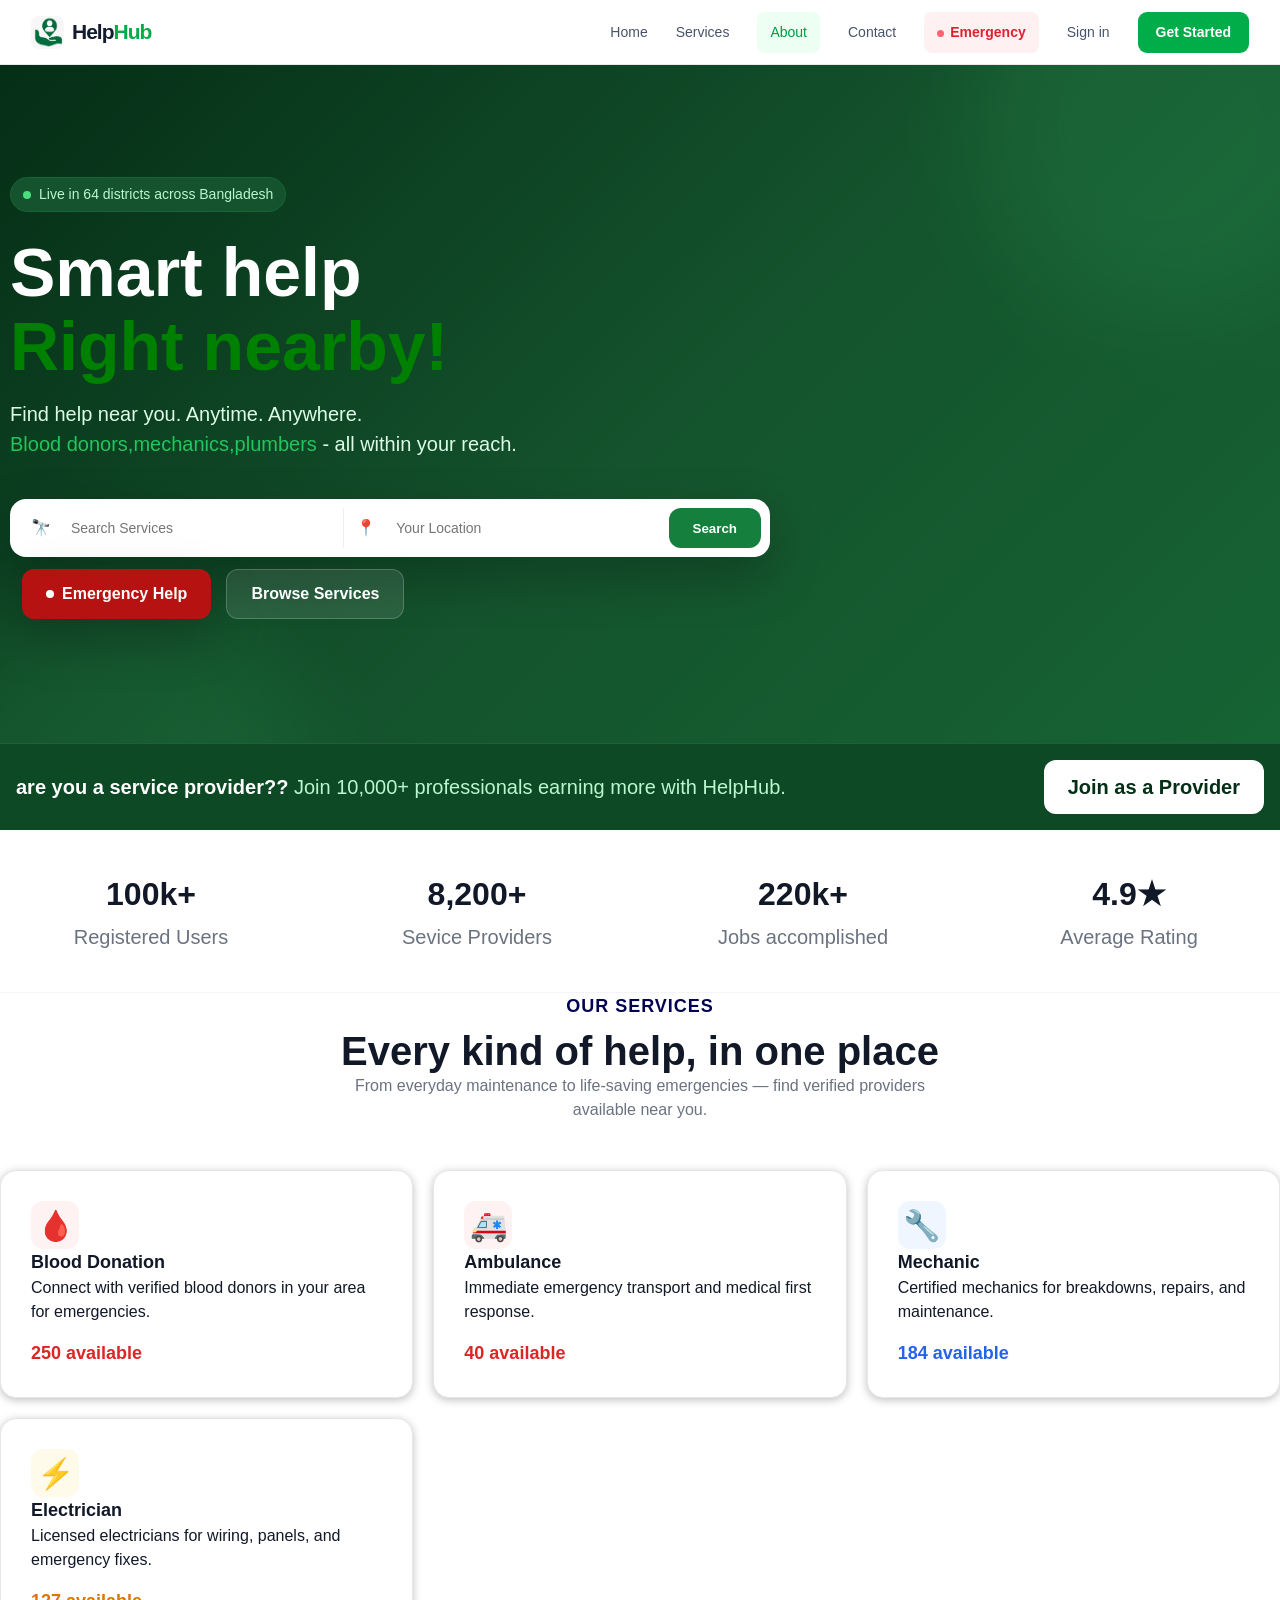
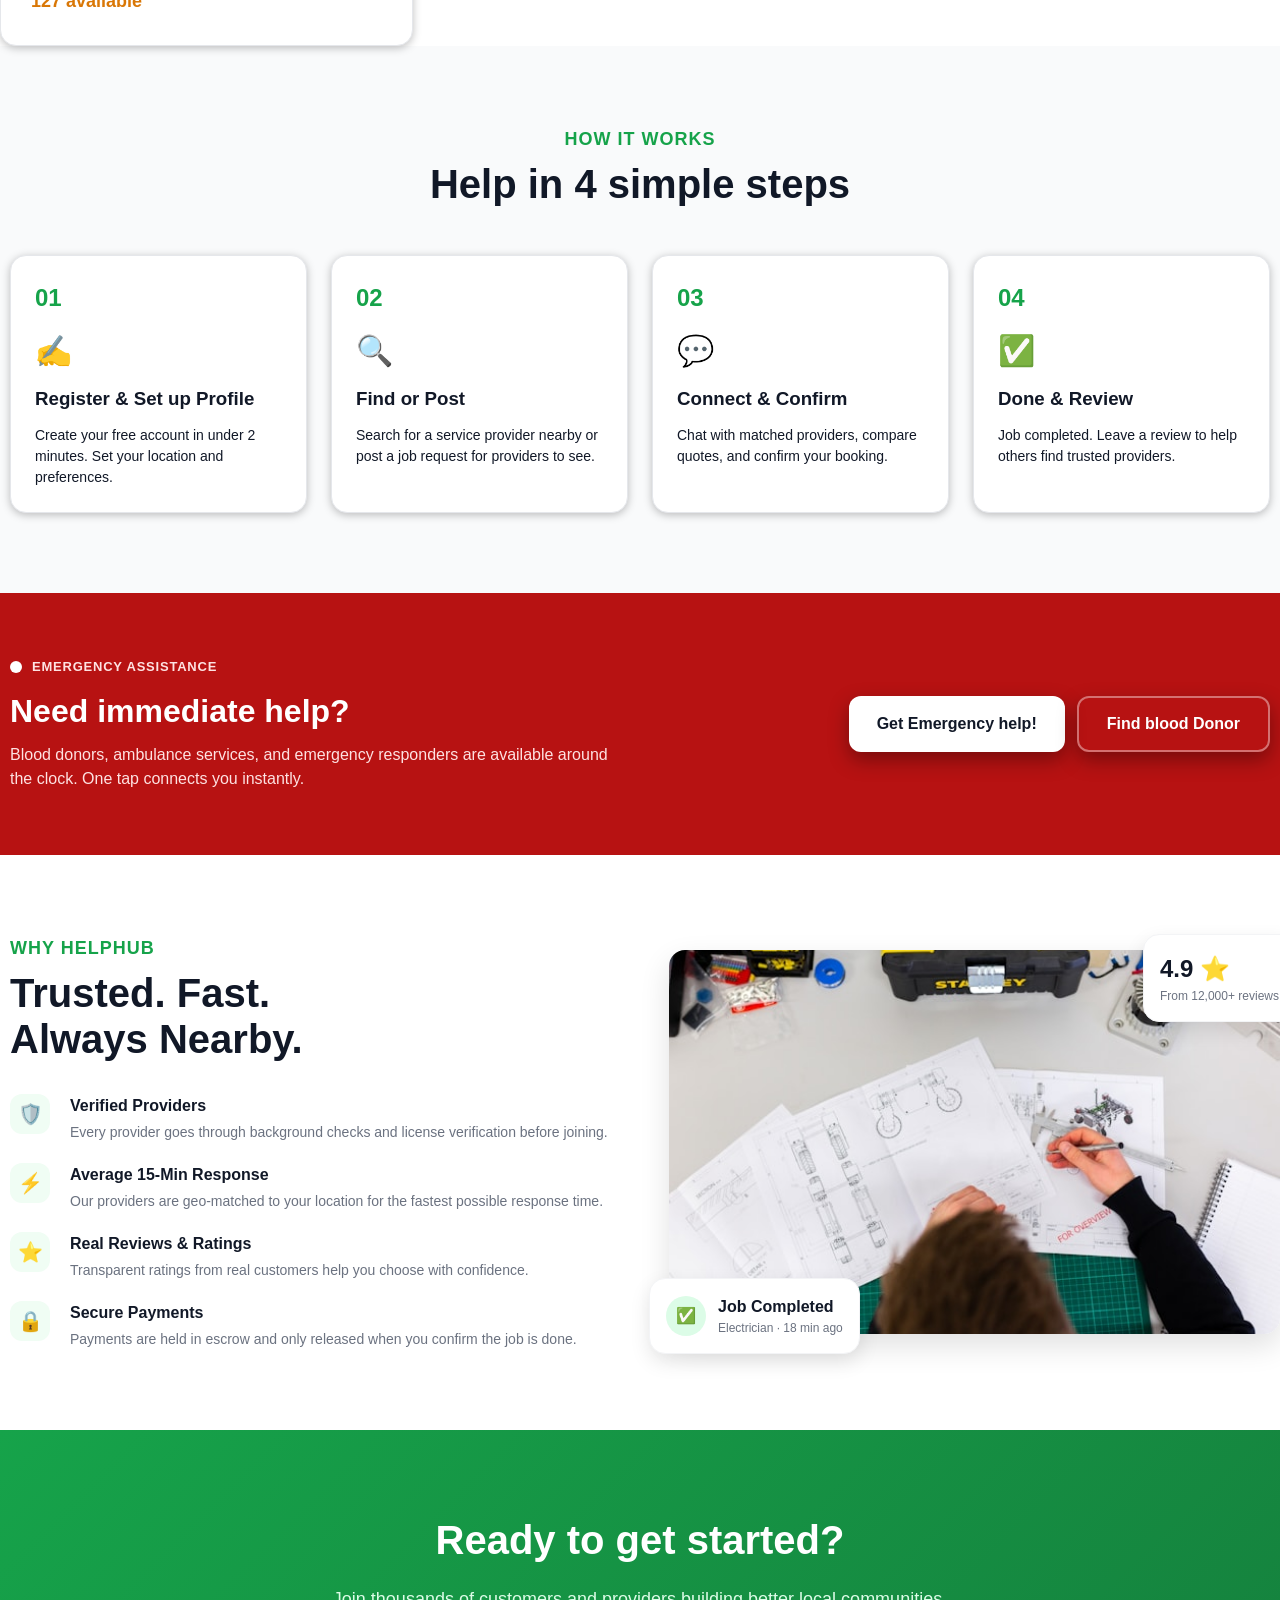
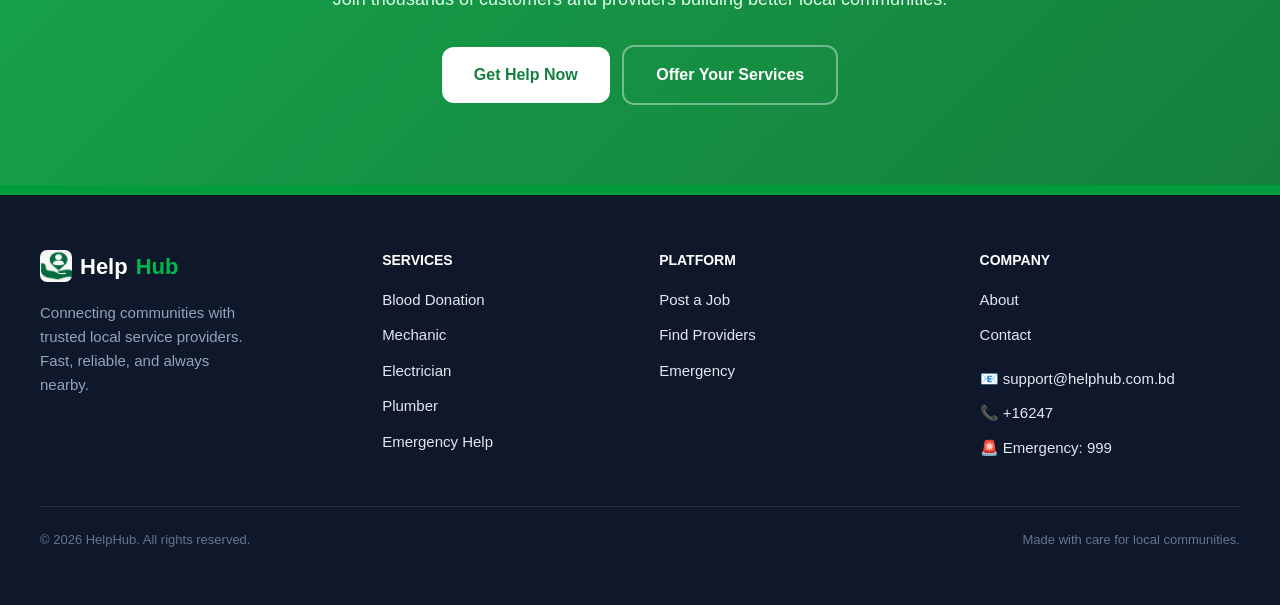
<file: src/index.html>
<!DOCTYPE html>
<html lang="en">
<head>
    <meta charset="UTF-8">
    <meta name="viewport" content="width=device-width, initial-scale=1.0">
    <title>HelpHub-A Local Service &  Emergency 
Assistance Platfrom</title>
<link rel="stylesheet" href="style.css">
 <link rel="icon" type="image/x-icon" href="../images/logo.jpeg">
<link rel="stylesheet" href="layout.css">
</head>
 <header class="site-header">
      <a class="brand" href="#top" aria-label="HelpHub home"><img class="brand-mark" src="../images/logo.jpeg" alt="HelpHub logo"><span>Help<span>Hub</span></span></a>
      <button class="menu-toggle" aria-label="Open menu" aria-expanded="false">☰</button>
      <nav class="main-nav" aria-label="Main navigation">
        <a href="index.html">Home</a><a href="services.html">Services</a><a class="active" href="about.html">About</a><a href="contact.html">Contact</a>
        <a class="emergency" href="emergency.html"><i></i>Emergency</a>
    
      <a href="sign in.html">Sign in</a><a class="button small" href="register.html">Get Started</a>
        </nav>
    </header>
<body>
<script src="layout.js"></script>
    <!--upper part e r kaaj -->
 <section class ="hero">
    <div class="hero-glow hero-glow-top"></div>
         <div class="hero-glow hero-glow-bottom"></div>
            <div class="container hero-content">
                 <div class="hero-inner">
                     <div class="live-badge">
                 <span class="pulse-dot"></span>
                 Live in 64 districts across Bangladesh
                      </div>
                 <h1>Smart help<br><span style="color:green;">Right nearby!</span></h1>
                  <p class="hero-description">
                    Find help near you. Anytime. Anywhere.<br><span>Blood donors,mechanics,plumbers</span> - all within your reach.
                    </p>
        <form id="searchForm" class="search-form">
            <div class="search-field">
                <span>🔭</span>
                <input id="serviceSearch" type="text" placeholder="Search Services">
            </div>
            <div class="search-field location-field">
                <span>📍</span>
                <input id="locationSearch" type="text" placeholder="Your Location">
            </div>

            
            <button type="submit" class="btn btn-search">Search</button>
        </form>
        <div class="hero-actions">
            <a href="emergency.html" class="btn btn-emergency">
                <span class="pulse-dot"></span>
                Emergency Help
            </a>
            <a href="services.html" class="btn btn-outline-light">Browse Services</a>
         </div>
     </div>
</div>


  <div class="provider-banner">
         <div class="container provider-banner-inner">
            <p><strong>are you a service provider??</strong>
            <span id="earningsText">Join 10,000+ professionals earning more with HelpHub.</span>
             </p>
             <a href="register.html" class="btn btn-provider">Join as a Provider</a>
         </div>
     </div>
 </section>

<!--middle part  status-->
 <section class="status-section">
     <div class="container stats-grid">
          <div class="stat"><strong>100k+</strong><span>Registered Users</span></div>
           <div class="stat"><strong>8,200+</strong><span>Sevice Providers</span></div>
            <div class="stat"><strong>220k+</strong><span>Jobs accomplished</span></div>
             <div class="stat"><strong>4.9★</strong><span>Average Rating</span></div>
     </div>
 </section>

<!--2/3 service-->
<section class="services-section">
 <div class="container">
           <div class="section-heading">
            <span style="color:rgb(3, 3, 79);">Our Services</span>
            <h2>Every kind of help, in one place</h2>
            <p>From everyday maintenance to life-saving emergencies — find verified providers available near you.</p>
           </div>
        <div class="services-grid">
            <a href="services.html#blood" class="service-card">
                <div class="service-icon red">🩸</div>
                <h3>Blood Donation</h3>
                    <p>Connect with verified blood donors in your area for emergencies.</p>
                         <strong class="red-text">250 available</strong>
            </a>

            <a href="emergency.html" class="service-card">
                <div class="service-icon red">🚑</div>
                <h3>Ambulance</h3>
          <p>Immediate emergency transport and medical first response.</p>
          <strong class="red-text">40 available</strong>

            </a>
        
            <a href="services.html#mechanic" class="service-card">
                <div class="service-icon blue">🔧</div>
                 <h3>Mechanic</h3>
          <p>Certified mechanics for breakdowns, repairs, and maintenance.</p>
          <strong class="blue-text">184 available</strong>

            </a>

             <a href="services.html#electrician" class="service-card">
                <div class="service-icon yellow">⚡</div>
                <h3>Electrician</h3>
          <p>Licensed electricians for wiring, panels, and emergency fixes.</p>
          <strong class="amber-text">127 available</strong>
             </a>
        </div>
 </div>
</section>

<!--etar func-->

<section class="section how-section">
    <div class="container">
           <div class="section-heading">
            <span>How It Works</span>
        <h2>Help in 4 simple steps</h2>
           </div>
  <div class="steps-grid"> 
<div class="step-card">
        <strong class=step-number>01</strong>
        <div class="step-icon">✍️</div>
        <h3>Register & Set up Profile</h3>
        <p>Create your free account in under 2 minutes. Set your location and preferences.</p>
</div>
<div class="step-card">
        <strong class=step-number>02</strong>
        <div class="step-icon">🔍</div>
        <h3>Find or Post</h3>
        <p>Search for a service provider nearby or post a job request for providers to see.</p>
</div>
<div class="step-card">
        <strong class=step-number>03</strong>
        <div class="step-icon">💬</div>
        <h3>Connect & Confirm</h3>
        <p>Chat with matched providers, compare quotes, and confirm your booking.</p>
</div>
<div class="step-card">
        <strong class=step-number>04</strong>
        <div class="step-icon">✅</div>
        <h3>Done & Review</h3>
        <p>Job completed. Leave a review to help others find trusted providers.</p>
</div>
</div>
</div> 
</section>

<!--emergency-->
<section class="emergency-section">
       <div class="container emergency-inner">
        <div>
       <div class="emergency-label"><span class="pulse-dot"></span>Emergency Assistance</div>
       <h2>Need immediate help?</h2>
        <p>Blood donors, ambulance services, and emergency responders are available around the clock. One tap connects you instantly.</p>
</div>
<div class="emergency-actions">
    <a href="emergency.html" class="btn emergency-white">Get Emergency help!</a>
    <a href="services.html#blood" class="btn emergency-outline">Find blood Donor</a>

</div>
</section>

 <!--Why us-->
 <section class="section why-section">
    <div class="container why-grid">
      <div>
        <div class="section-heading left">
          <span>Why HelpHub</span>
          <h2>Trusted. Fast.<br>Always Nearby.</h2>
        </div>

        <div class="features">
          <div class="feature">
            <div class="feature-icon">🛡️</div>
            <div>
              <h4>Verified Providers</h4>
              <p>Every provider goes through background checks and license verification before joining.</p>
            </div>
          </div>

          <div class="feature">
            <div class="feature-icon">⚡</div>
            <div>
              <h4>Average 15-Min Response</h4>
              <p>Our providers are geo-matched to your location for the fastest possible response time.</p>
            </div>
          </div>

          <div class="feature">
            <div class="feature-icon">⭐</div>
            <div>
              <h4>Real Reviews & Ratings</h4>
              <p>Transparent ratings from real customers help you choose with confidence.</p>
            </div>
          </div>

          <div class="feature">
            <div class="feature-icon">🔒</div>
            <div>
              <h4>Secure Payments</h4>
              <p>Payments are held in escrow and only released when you confirm the job is done.</p>
            </div>
          </div>
        </div>
      </div>

      <div class="why-image-wrap">
        <img src="../images/photo-1581092160562-40aa08e78837.jpg">
        <div class="job-completed">
          <span>✅</span>
          <div><strong>Job Completed</strong><small>Electrician · 18 min ago</small></div>
        </div>
        <div class="rating-box"><strong>4.9 ⭐</strong><small>From 12,000+ reviews</small></div>
      </div>
    </div>
  </section>
<!-- FINAL CTA -->
  <section class="final-cta">
    <div class="container">
      <h2>Ready to get started?</h2>
      <p>Join thousands of customers and providers building better local communities.</p>
      <div>
        <a href="register.html" class="btn cta-white">Get Help Now</a>
        <a href="register.html?type=provider" class="btn cta-outline">Offer Your Services</a>
      </div>
    </div>
  </section>

  <script src="script.js"></script>
</body>
<footer class="footer">

    <div class="footer-container">

        <!-- Brand -->
        <div class="footer-brand">

            <h2>
                <span class="brand-icon"><img src="../images/logo.jpeg"></span>
                Help<span>Hub</span>
            </h2>

            <p>
                Connecting communities with<br>
                trusted local service providers.<br>
                Fast, reliable, and always<br>
                nearby.
            </p>

        </div>


        <!-- Services -->
        <div class="footer-column">

            <h3>SERVICES</h3>

            <a href="services.html#blood">Blood Donation</a>
            <a href="services.html#mechanic">Mechanic</a>
            <a href="services.html#electrician">Electrician</a>
            <a href="services.html#plumber">Plumber</a>
            <a href="emergency.html">Emergency Help</a>

        </div>


        <!-- Platform -->
        <div class="footer-column">

            <h3>PLATFORM</h3>

            <a href="register.html">Post a Job</a>
            <a href="services.html">Find Providers</a>
            <a href="emergency.html">Emergency</a>

        </div>


        <!-- Company -->
        <div class="footer-column">

            <h3>COMPANY</h3>

            <a href="about.html">About</a>
            <a href="contact.html">Contact</a>
            

            <div class="contact-info">

                <p>📧 support@helphub.com.bd</p>
                <p>📞 +16247 </p>
                <p>🚨 Emergency: 999 </p>

            </div>

        </div>

    </div>


    <!-- Bottom -->
    <div class="footer-bottom">

        <p>© 2026 HelpHub. All rights reserved.</p>

        <p>Made with care for local communities.</p>

    </div>

</footer>
</html>
</file>
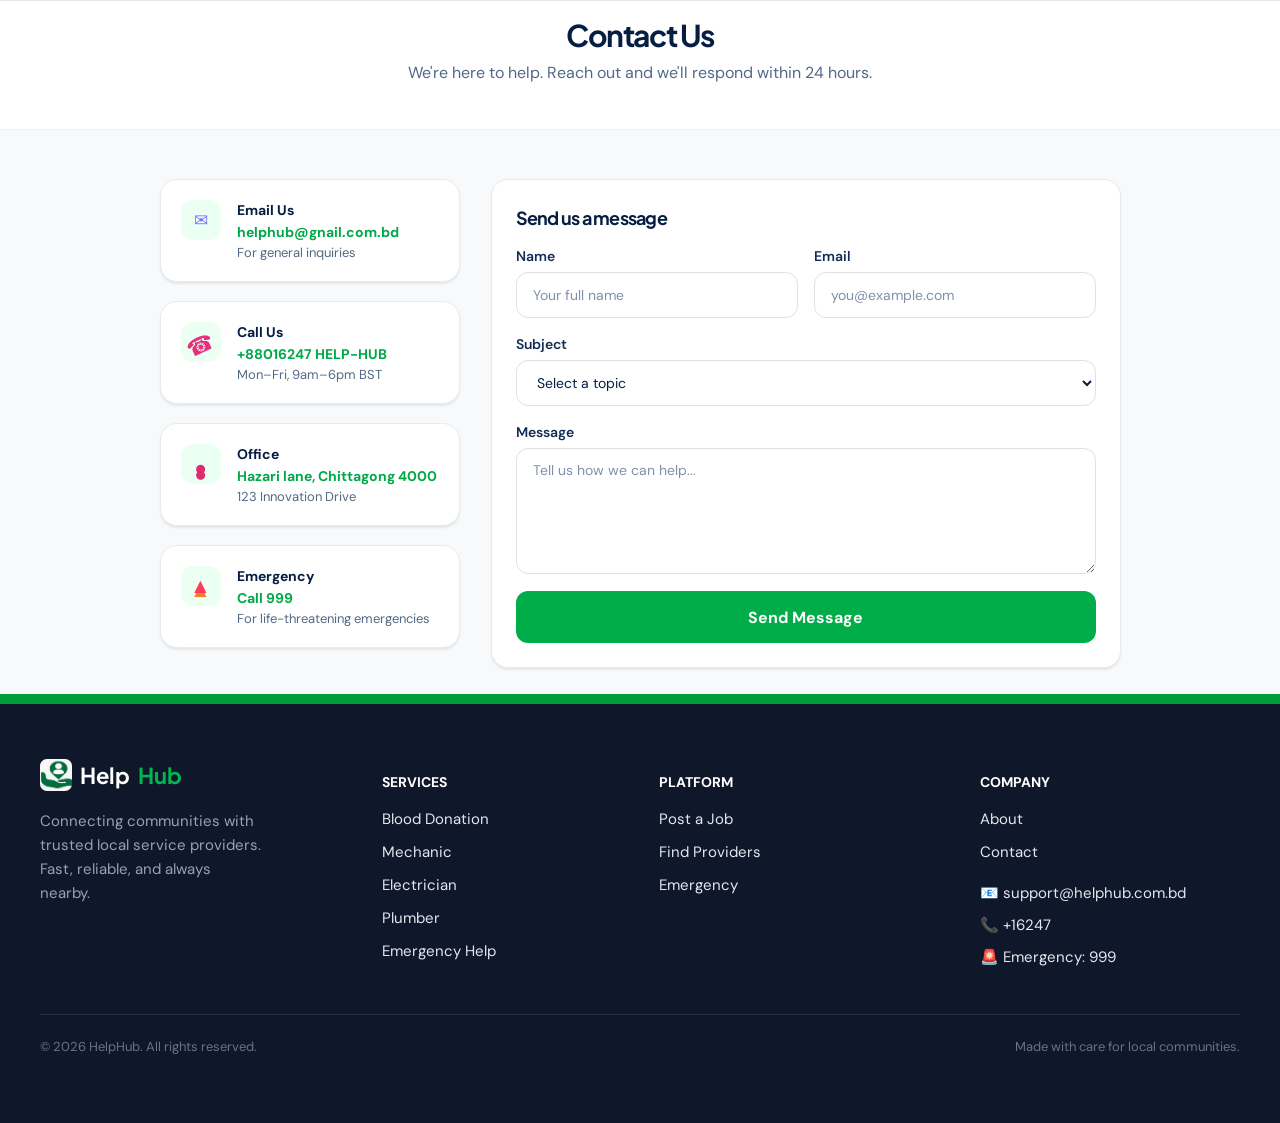
<file: src/contact.html>
<!doctype html>
<html lang="en">
  <head>
    <meta charset="UTF-8" />
    <meta name="viewport" content="width=device-width, initial-scale=1.0" />
    <title>Contact Us | HelpHub</title>
    <link rel="preconnect" href="https://fonts.googleapis.com" />
    <link rel="preconnect" href="https://fonts.gstatic.com" crossorigin />
    <link href="https://fonts.googleapis.com/css2?family=DM+Sans:wght@400;500;600;700&family=Plus+Jakarta+Sans:wght@700;800&display=swap" rel="stylesheet" />
    <link rel="stylesheet" href="contact.css" />
    <link rel="stylesheet" href="layout.css" />
  </head>
  
  <body>
    <script src="layout.js"></script>
    <section class="page-intro">
      <h1>Contact Us</h1>
      <p>We're here to help. Reach out and we'll respond within 24 hours.</p>
    </section>

    <main class="contact-area">
      <section class="contact-details" aria-label="Contact information">
        <article class="detail-card"><span class="icon email">✉</span><div><h2>Email Us</h2><a href="mailto:support@helphub.app">helphub@gnail.com.bd</a><p>For general inquiries</p></div></article>
        <article class="detail-card"><span class="icon phone">●</span><div><h2>Call Us</h2><a href="tel:+18004357482">+88016247 HELP-HUB</a><p>Mon–Fri, 9am–6pm BST</p></div></article>
        <article class="detail-card"><span class="icon pin">●</span><div><h2>Office</h2><a href="https://www.google.com/maps/place/%E0%A6%AA%E0%A7%8D%E0%A6%B0%E0%A6%BF%E0%A6%AE%E0%A6%BF%E0%A6%AF%E0%A6%BC%E0%A6%BE%E0%A6%B0+%E0%A6%87%E0%A6%89%E0%A6%A8%E0%A6%BF%E0%A6%B0%E0%A7%8D%E0%A6%AD%E0%A6%BE%E0%A6%B8%E0%A6%BF%E0%A6%9F%E0%A6%BF,+%E0%A6%A1%E0%A6%BF%E0%A6%AA%E0%A6%BE%E0%A6%B0%E0%A7%8D%E0%A6%9F%E0%A6%AE%E0%A7%87%E0%A6%A8%E0%A7%8D%E0%A6%9F+%E0%A6%93%E0%A6%AB+%E0%A6%B8%E0%A6%BF%E0%A6%8F%E0%A6%B8%E0%A6%87,+%E0%A6%A1%E0%A6%BF%E0%A6%AA%E0%A6%BE%E0%A6%B0%E0%A7%8D%E0%A6%9F%E0%A6%AE%E0%A7%87%E0%A6%A8%E0%A7%8D%E0%A6%9F+%E0%A6%93%E0%A6%AB+%E0%A6%87%E0%A6%95%E0%A7%8B%E0%A6%A8%E0%A6%AE%E0%A6%BF%E0%A6%95%E0%A6%B8,+%E0%A6%A1%E0%A6%BF%E0%A6%AA%E0%A6%BE%E0%A6%B0%E0%A7%8D%E0%A6%9F%E0%A6%AE%E0%A7%87%E0%A6%A8%E0%A7%8D%E0%A6%9F+%E0%A6%93%E0%A6%AB+%E0%A6%B2+%E0%A6%85%E0%A7%8D%E0%A6%AF%E0%A6%BE%E0%A6%A8%E0%A7%8D%E0%A6%A1+%E0%A6%A1%E0%A6%BF%E0%A6%AA%E0%A6%BE%E0%A6%B0%E0%A7%8D%E0%A6%9F%E0%A6%AE%E0%A7%87%E0%A6%A8%E0%A7%8D%E0%A6%9F+%E0%A6%93%E0%A6%AB+%E0%A6%87%E0%A6%87%E0%A6%87./@22.3387534,91.834992,18z/data=!4m6!3m5!1s0x30ad275971a7ceaf:0x1300e42a953c30ec!8m2!3d22.3387534!4d91.83591!16s%2Fg%2F11cs47m78w?entry=ttu&g_ep=EgoyMDI2MDkxNS4wIKXMDSoASAFQAw%3D%3D">Hazari lane, Chittagong 4000</a><p>123 Innovation Drive</p></div></article>
        <article class="detail-card"><span class="icon emergency">▲</span><div><h2>Emergency</h2><a href="tel:999">Call 999</a><p>For life-threatening emergencies</p></div></article>
      </section>

      <section class="form-card">
        <h2>Send us a message</h2>
        <form id="contact-form">
          <div class="two-columns">
            <label>Name<input required name="name" type="text" placeholder="Your full name" /></label>
            <label>Email<input required name="email" type="email" placeholder="you@example.com" /></label>
          </div>
          <label>Subject<select required name="subject"><option value="" selected disabled>Select a topic</option><option>General inquiry</option><option>Account support</option><option>Provider support</option><option>Feedback</option></select></label>
          <label>Message<textarea required name="message" placeholder="Tell us how we can help..."></textarea></label>
          <button type="submit">Send Message</button>
          <p class="success-message" role="status" aria-live="polite"></p>
        </form>
      </section>
    </main>
    <script src="contact.js"></script>
  </body>
  <footer class="footer">

    <div class="footer-container">

        <!-- Brand -->
        <div class="footer-brand">

            <h2>
                <span class="brand-icon"><img src="../images/logo.jpeg" alt="helpHub logo"></span>
                Help<span>Hub</span>
            </h2>

            <p>
                Connecting communities with<br>
                trusted local service providers.<br>
                Fast, reliable, and always<br>
                nearby.
            </p>

        </div>


        <!-- Services -->
        <div class="footer-column">

            <h3>SERVICES</h3>

            <a href="services.html#blood">Blood Donation</a>
            <a href="services.html#mechanic">Mechanic</a>
            <a href="services.html#electrician">Electrician</a>
            <a href="services.html#plumber">Plumber</a>
            <a href="emergency.html">Emergency Help</a>

        </div>


        <!-- Platform -->
        <div class="footer-column">

            <h3>PLATFORM</h3>

            <a href="register.html">Post a Job</a>
            <a href="services.html">Find Providers</a>
            <a href="emergency.html">Emergency</a>

        </div>


        <!-- Company -->
        <div class="footer-column">

            <h3>COMPANY</h3>

            <a href="about.html">About</a>
            <a href="contact.html">Contact</a>
            

            <div class="contact-info">

                <p>📧 support@helphub.com.bd</p>
                <p>📞 +16247 </p>
                <p>🚨 Emergency: 999 </p>

            </div>

        </div>

    </div>


    <!-- Bottom -->
    <div class="footer-bottom">

        <p>© 2026 HelpHub. All rights reserved.</p>

        <p>Made with care for local communities.</p>

    </div>

</footer>
</html>
</file>
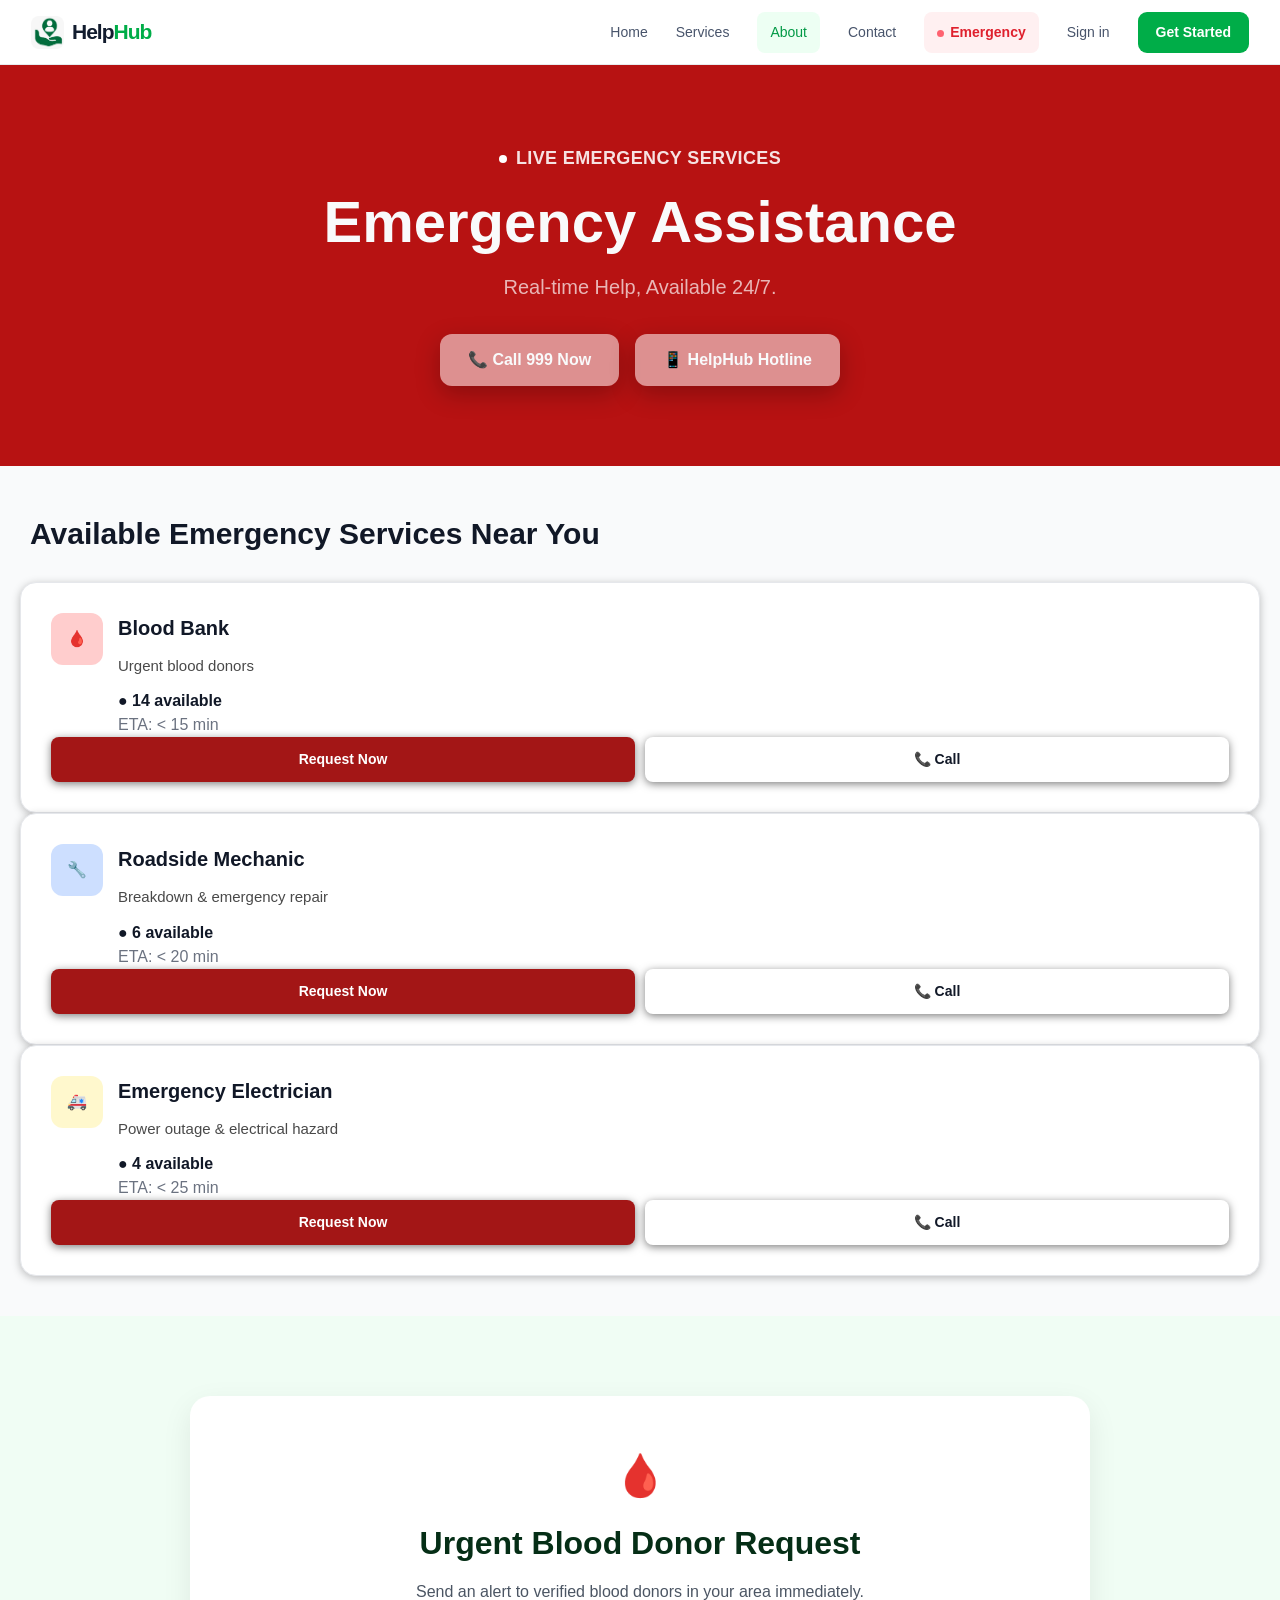
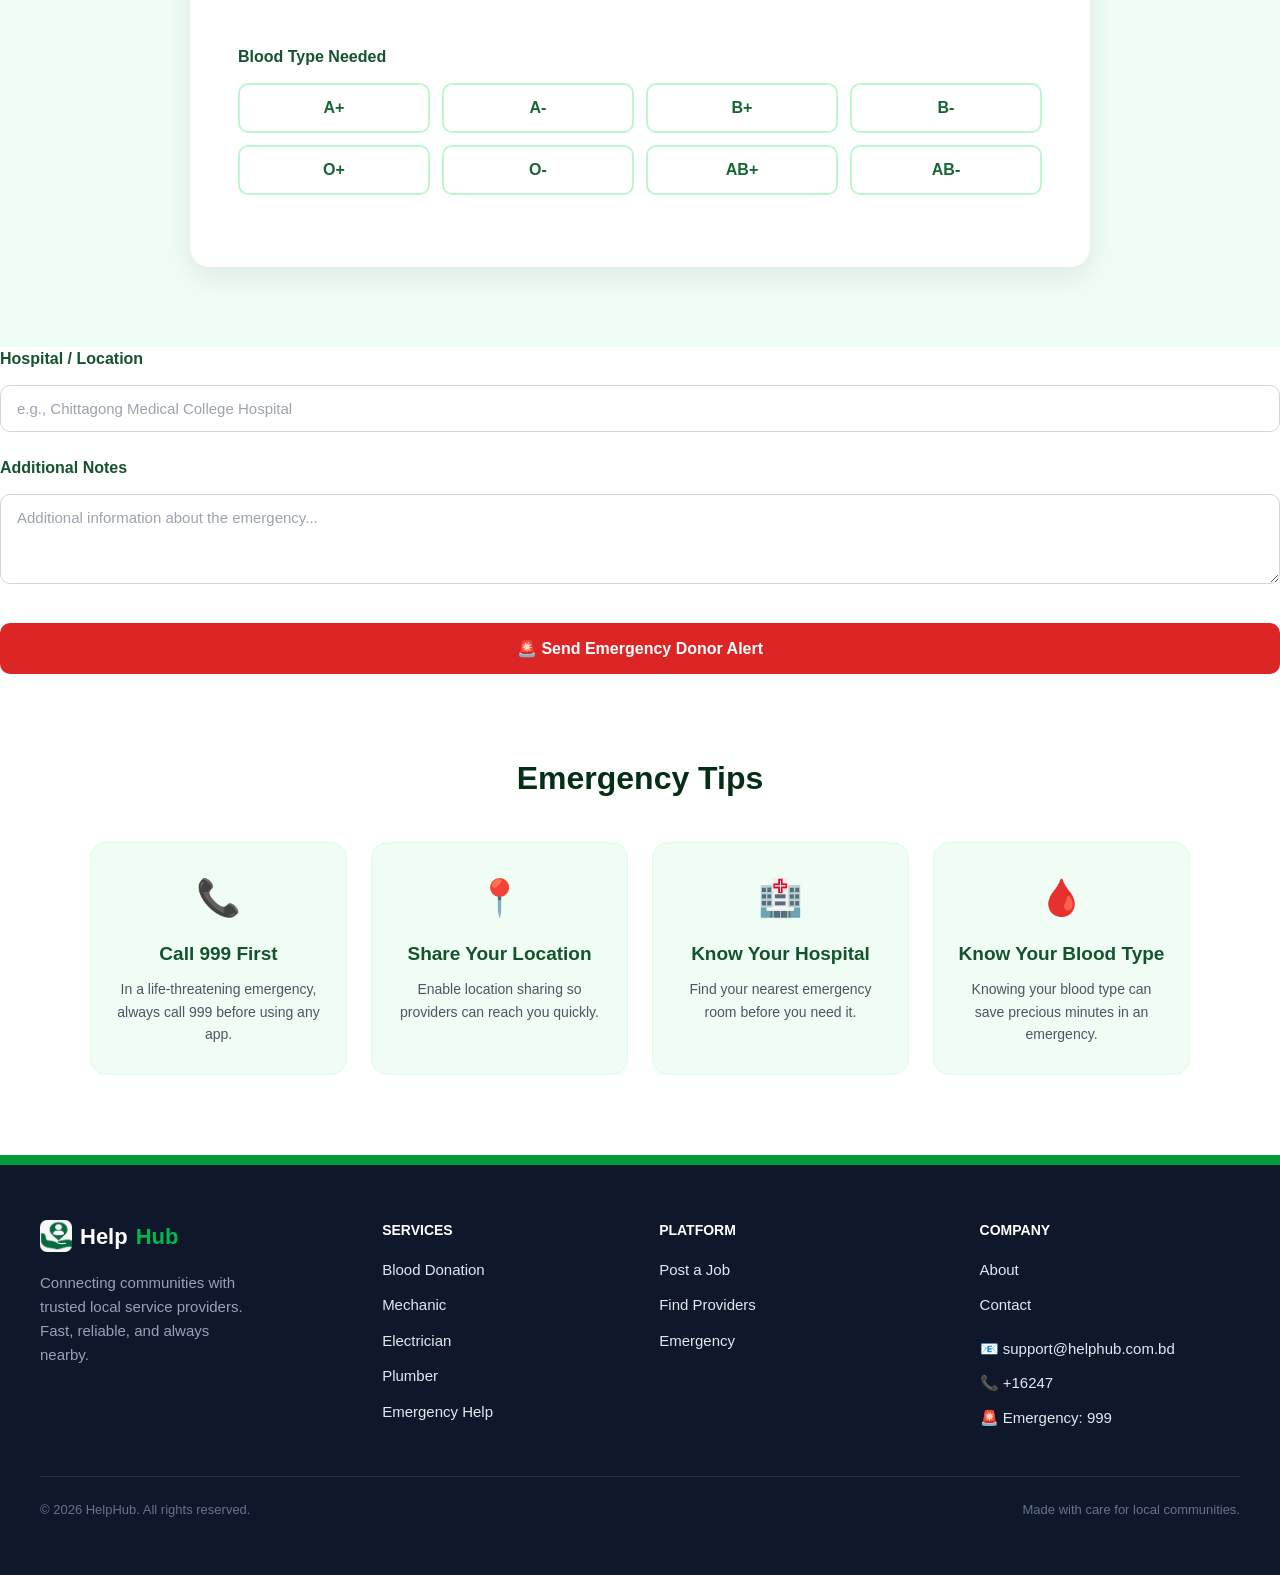
<file: src/emergency.html>
<!DOCTYPE html>
<html lang="en">
<head>
    <meta charset="UTF-8">
    <meta name="viewport" content="width=device-width, initial-scale=1.0">
    <title>Emergency</title>
<link rel="stylesheet" href="style.css">
<link rel="stylesheet" href="layout.css">
</head>
<header class="site-header">
      <a class="brand" href="#top" aria-label="HelpHub home"><img class="brand-mark" src="../images/logo.jpeg" alt="HelpHub logo"><span>Help<span>Hub</span></span></a>
      <button class="menu-toggle" aria-label="Open menu" aria-expanded="false">☰</button>
      <nav class="main-nav" aria-label="Main navigation">
        <a href="index.html">Home</a><a href="services.html">Services</a><a class="active" href="about.html">About</a><a href="contact.html">Contact</a>
        <a class="emergency" href="emergency.html"><i></i>Emergency</a>
    
      <a href="sign in.html">Sign in</a><a class="button small" href="register.html">Get Started</a>
        </nav>
    </header>
<body>
<script src="layout.js"></script>
    <section class="emergency">
    <div class="emergency-content">
        <div class="live">
            <span class="pulse-dot"></span>
            Live Emergency Services
        </div>
        <h1> Emergency Assistance</h1>
        <p>Real-time Help, Available 24/7.</p>
        <div class="emergency-buttons">
            <a href="tel:999" class="emergency-call-button">
                 📞 Call 999 Now
            </a>
             <a href="tel:16247" class="emergency-hotline-button">
                    📱 HelpHub Hotline
             </a>
        </div>
    </div>
    </section>

 
    <section class="emergency-services">

        <div class="emergency-heading">

            <h2>Available Emergency Services Near You</h2>
             </div>
    
                </div>

                <div class="service-card">

                    <div class="service-top">

                        <div class="icon">🩸</div>

                        <div class="info">
                            <h3>Blood Bank</h3>

                            <p>
                                Urgent blood donors
                            </p>

                            <span class="available">
                                ● 14 available
                            </span>

                            <span class="eta">
                                ETA: &lt; 15 min
                            </span>
                        </div>

                    </div>

                    <div class="card-buttons">

                        <a href="services.html#blood" class="request">
                            Request Now
                        </a>

                        <a href="tel:999" class="call">
                            📞 Call
                        </a>

                    </div>

                </div>


                <div class="service-card">

                    <div class="service-top">

                        <div class="m-icon">🔧</div>

                        <div class="info">
                            <h3>Roadside Mechanic</h3>

                            <p>
                                Breakdown &amp; emergency repair
                            </p>

                            <span class="available">
                                ● 6 available
                            </span>

                            <span class="eta">
                                ETA: &lt; 20 min
                            </span>
                        </div>

                    </div>

                    <div class="card-buttons">

                        <a href="services.html" class="request">
                            Request Now
                        </a>

                        <a href="services.html" class="call">
                            📞 Call
                        </a>

                    </div>

                </div>


                <!-- Electrician -->

                <div class="service-card">

                    <div class="service-top">

                        <div class="e-icon">🚑</div>

                        <div class="info">
                            <h3>Emergency Electrician</h3>

                            <p>
                                Power outage &amp; electrical hazard
                            </p>

                            <span class="available">
                                ● 4 available
                            </span>

                            <span class="eta">
                                ETA: &lt; 25 min
                            </span>
                        </div>

                    </div>

                    <div class="card-buttons">

                        <a href="services.html" class="request">
                            Request Now
                        </a>

                        <a href="services.html" class="call">
                            📞 Call
                        </a>

                    </div>

                </div>
  </div>
 
</section>
<section class="blood-section">

    <div class="blood-container">

        <div class="blood-heading">

            <div class="blood-icon">🩸</div>

            <h2>Urgent Blood Donor Request</h2>

            <p>
                Send an alert to verified blood donors
                in your area immediately.
            </p>

        </div>

        <form id="donorForm" class="blood-form">

            <!-- Blood Type -->
            <div class="form-group">

                <label for="bloodType">
                    Blood Type Needed
                </label>

                <div class="blood-types" id="bloodType">

                    <button type="button" data-blood-type="A+">A+</button>
                    <button type="button" data-blood-type="A-">A-</button>

                    <button type="button" data-blood-type="B+">B+</button>
                    <button type="button" data-blood-type="B-">B-</button>

                    <button type="button" data-blood-type="O+">O+</button>
                    <button type="button" data-blood-type="O-">O-</button>

                    <button type="button" data-blood-type="AB+">AB+</button>
                    <button type="button" data-blood-type="AB-">AB-</button>

                </div>

            </div>

        </form>

    </div>

</section>
               <!-- Location -->

                <div class="form-group">

                    <label for="location">
                        Hospital / Location
                    </label>

                    <input
                        id="location"
                        type="text"
                        placeholder="e.g., Chittagong Medical College Hospital"
                    >

                </div>


                <!-- Notes -->

                <div class="form-group">

                    <label for="notes">
                        Additional Notes
                    </label>

                    <textarea
                        id="notes"
                        rows="3"
                        placeholder="Additional information about the emergency..."
                    ></textarea>

                </div>


                <button type="submit" class="alert-button">
                    🚨 Send Emergency Donor Alert
                </button>

            </form>


            <!-- Success Message -->

            <div id="alertMessage" class="success hidden">

                <div class="success-icon">✅</div>

                <h3>Alert Sent!</h3>

                <p>
                    Nearby verified donors have been notified.
                    You should hear back within minutes.
                </p>

                <button id="anotherAlert">
                    Send another alert
                </button>

            </div>

        </div>

    </section>


    <!-- =========================
         Emergency Tips
    ========================== -->

    <section class="tips">

        <div class="container">

            <h2>Emergency Tips</h2>

            <div class="tips-grid">


                <div class="tip">

                    <div class="tip-icon">📞</div>

                    <h3>Call 999 First</h3>

                    <p>
                        In a life-threatening emergency,
                        always call 999 before using any app.
                    </p>

                </div>


                <div class="tip">

                    <div class="tip-icon">📍</div>

                    <h3>Share Your Location</h3>

                    <p>
                        Enable location sharing so providers
                        can reach you quickly.
                    </p>

                </div>


                <div class="tip">

                    <div class="tip-icon">🏥</div>

                    <h3>Know Your Hospital</h3>

                    <p>
                        Find your nearest emergency room
                        before you need it.
                    </p>

                </div>


                <div class="tip">

                    <div class="tip-icon">🩸</div>

                    <h3>Know Your Blood Type</h3>

                    <p>
                        Knowing your blood type can save
                        precious minutes in an emergency.
                    </p>

                </div>

            </div>

        </div>

    </section>


    <!-- JavaScript -->

    <script src="emergency.js"></script>

</body>
<footer class="footer">

    <div class="footer-container">

        <!-- Brand -->
        <div class="footer-brand">

            <h2>
                <span class="brand-icon"><img src="../images/logo.jpeg" alt="helpHub logo"></span>
                Help<span>Hub</span>
            </h2>

            <p>
                Connecting communities with<br>
                trusted local service providers.<br>
                Fast, reliable, and always<br>
                nearby.
            </p>

        </div>


        <!-- Services -->
        <div class="footer-column">

            <h3>SERVICES</h3>

            <a href="services.html#blood">Blood Donation</a>
            <a href="services.html#mechanic">Mechanic</a>
            <a href="services.html#electrician">Electrician</a>
            <a href="services.html#plumber">Plumber</a>
            <a href="emergency.html">Emergency Help</a>

        </div>


        <!-- Platform -->
        <div class="footer-column">

            <h3>PLATFORM</h3>

            <a href="register.html">Post a Job</a>
            <a href="services.html">Find Providers</a>
            <a href="emergency.html">Emergency</a>

        </div>


        <!-- Company -->
        <div class="footer-column">

            <h3>COMPANY</h3>

            <a href="about.html">About</a>
            <a href="contact.html">Contact</a>

            <div class="contact-info">

                <p>📧 support@helphub.com.bd</p>
                <p>📞 +16247 </p>
                <p>🚨 Emergency: 999 </p>

            </div>

        </div>

    </div>


    <!-- Bottom -->
    <div class="footer-bottom">

        <p>© 2026 HelpHub. All rights reserved.</p>

        <p>Made with care for local communities.</p>

    </div>

</footer>
</html>
</file>
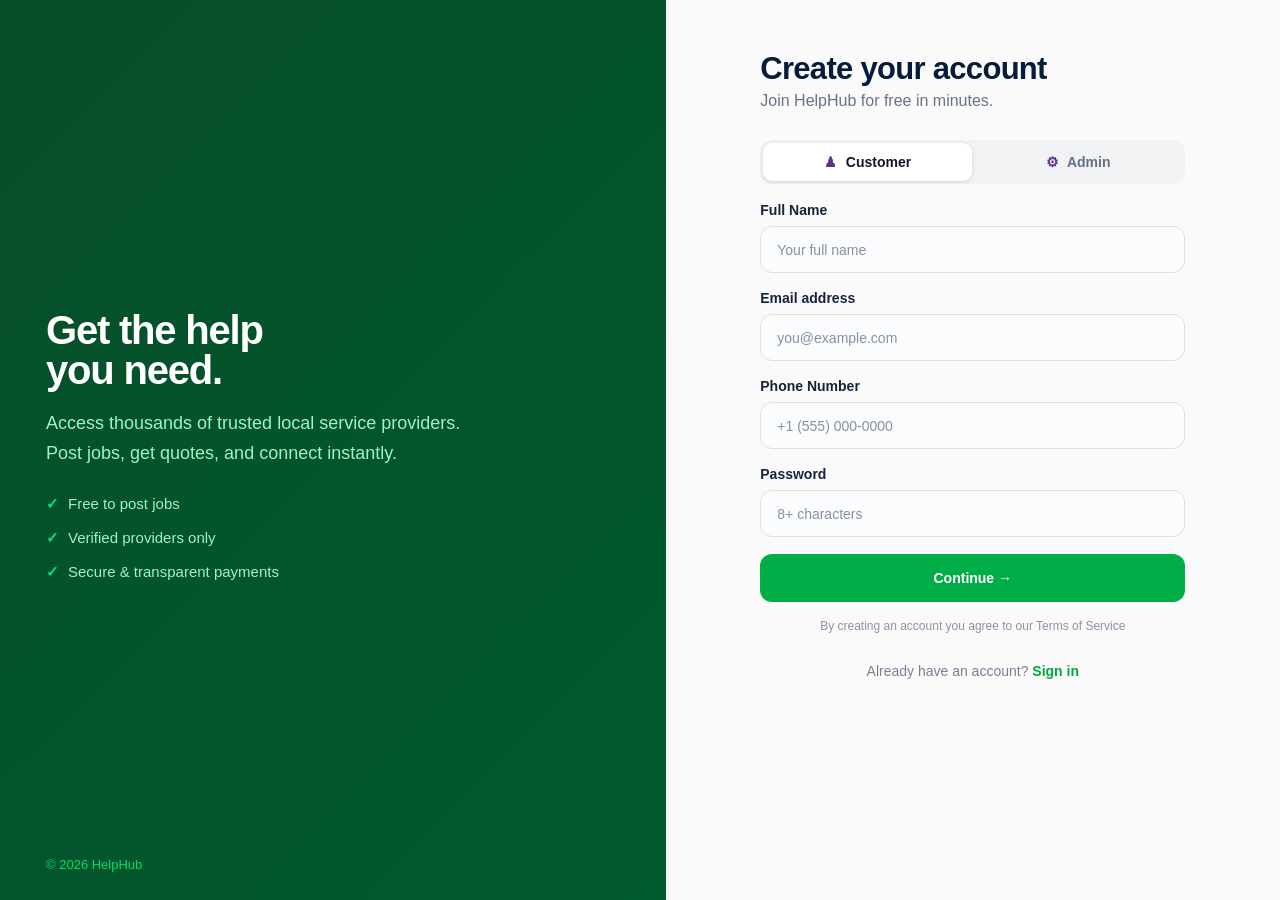
<file: src/register.html>
<!DOCTYPE html>
<html lang="en">
<head>
    <meta charset="UTF-8">
    <meta name="viewport" content="width=device-width, initial-scale=1.0">
    <title>HelpHub - Create Account</title>
    <link rel="stylesheet" href="register.css">
    <link rel="stylesheet" href="layout.css">
</head>
<body>
<script src="layout.js"></script>

<main class="signup-page">

    <!-- LEFT SIDE -->
    <section class="left-panel">

       
        <div class="left-content">
            <h1 id="leftTitle">Get the help<br>you need.</h1>

            <p id="leftDescription">
                Access thousands of trusted local service providers.
                Post jobs, get quotes, and connect instantly.
            </p>

            <ul id="benefits">
                <li>Free to post jobs</li>
                <li>Verified providers only</li>
                <li>Secure &amp; transparent payments</li>
            </ul>
        </div>

        <div class="copyright">© 2026 HelpHub</div>
    </section>


    <!-- RIGHT SIDE -->
    <section class="right-panel">

        <div class="form-container">

           

            <h2>Create your account</h2>
            <p class="subtitle">Join HelpHub for free in minutes.</p>


            <!-- MAIN ACCOUNT TYPE -->
            <div class="account-types">

                <button type="button"
                        class="type-button active"
                        data-type="customer">
                    <span class="person-icon">♟</span>
                    Customer
                </button>

                <button type="button"
                        class="type-button"
                        data-type="admin">
                    <span class="admin-icon">⚙</span>
                    Admin
                </button>

            </div>


            <!-- ADMIN SUB SECTION -->
            <div id="providerOptions" class="provider-options hidden">

                <div class="provider-title">
                    Service Provider
                </div>

                <p class="provider-subtitle">
                    Choose how you will provide services on HelpHub.
                </p>

                <div class="provider-types">

                    <button type="button"
                            class="provider-type active"
                            data-provider="individual">
                        <span>👤</span>
                        <div>
                            <strong>Individual</strong>
                            <small>Provide services personally</small>
                        </div>
                    </button>

                    <button type="button"
                            class="provider-type"
                            data-provider="organization">
                        <span>🏢</span>
                        <div>
                            <strong>Organization</strong>
                            <small>Provide services as a company</small>
                        </div>
                    </button>

                </div>

            </div>


            <form id="signupForm">

                <div class="form-group">
                    <label for="fullName">Full Name</label>
                    <input type="text"
                           id="fullName"
                           placeholder="Your full name"
                           required>
                </div>

                <div class="form-group">
                    <label for="email">Email address</label>
                    <input type="email"
                           id="email"
                           placeholder="you@example.com"
                           required>
                </div>

                <div class="form-group">
                    <label for="phone">Phone Number</label>
                    <input type="tel"
                           id="phone"
                           placeholder="+1 (555) 000-0000"
                           required>
                </div>

                <div class="form-group">
                    <label for="password">Password</label>
                    <input type="password"
                           id="password"
                           placeholder="8+ characters"
                           minlength="8"
                           required>
                </div>

                <button type="submit" class="continue-button">
                    Continue →
                </button>

            </form>


            <p class="terms">
                By creating an account you agree to our Terms of Service </p>

            <p class="signin">
                Already have an account?
                <a href="sign in.html">Sign in</a>
            </p>

        </div>

    </section>

</main>

<script src="register.js"></script>
</body>
</html>
</file>
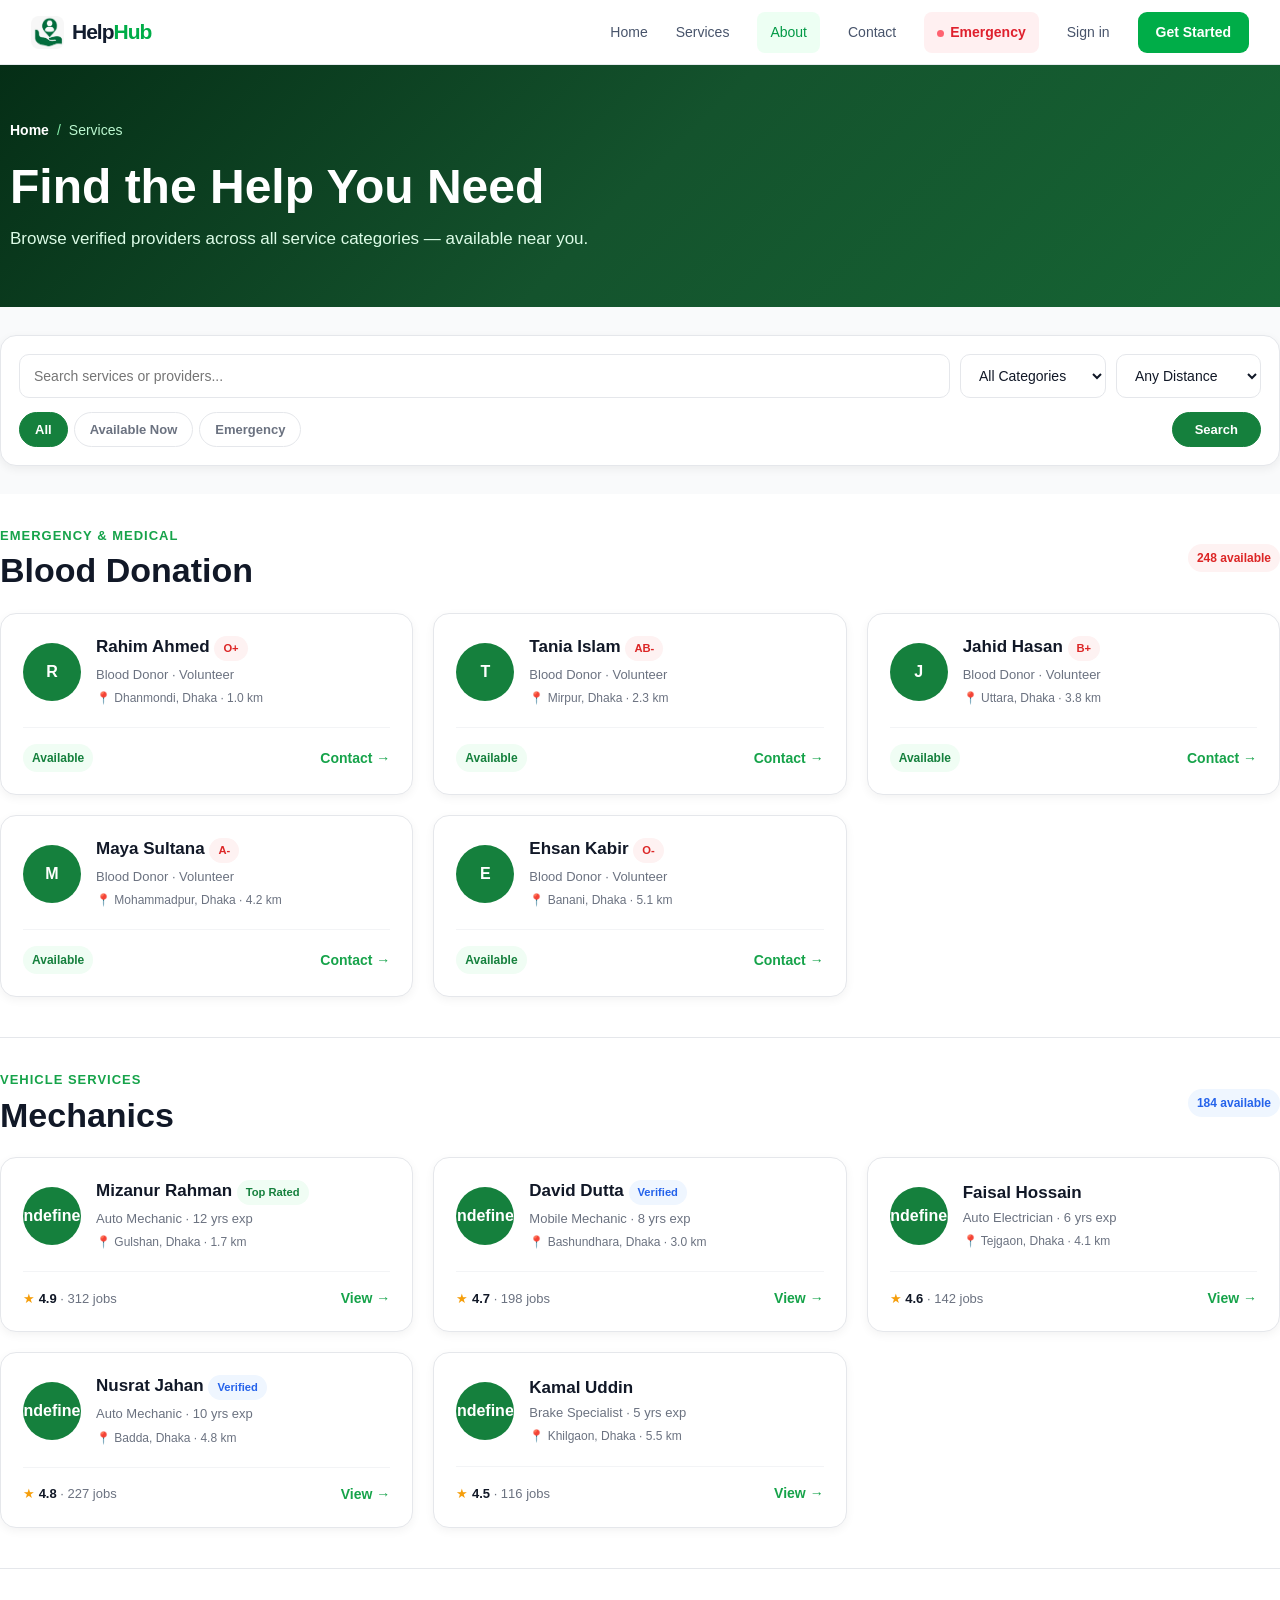
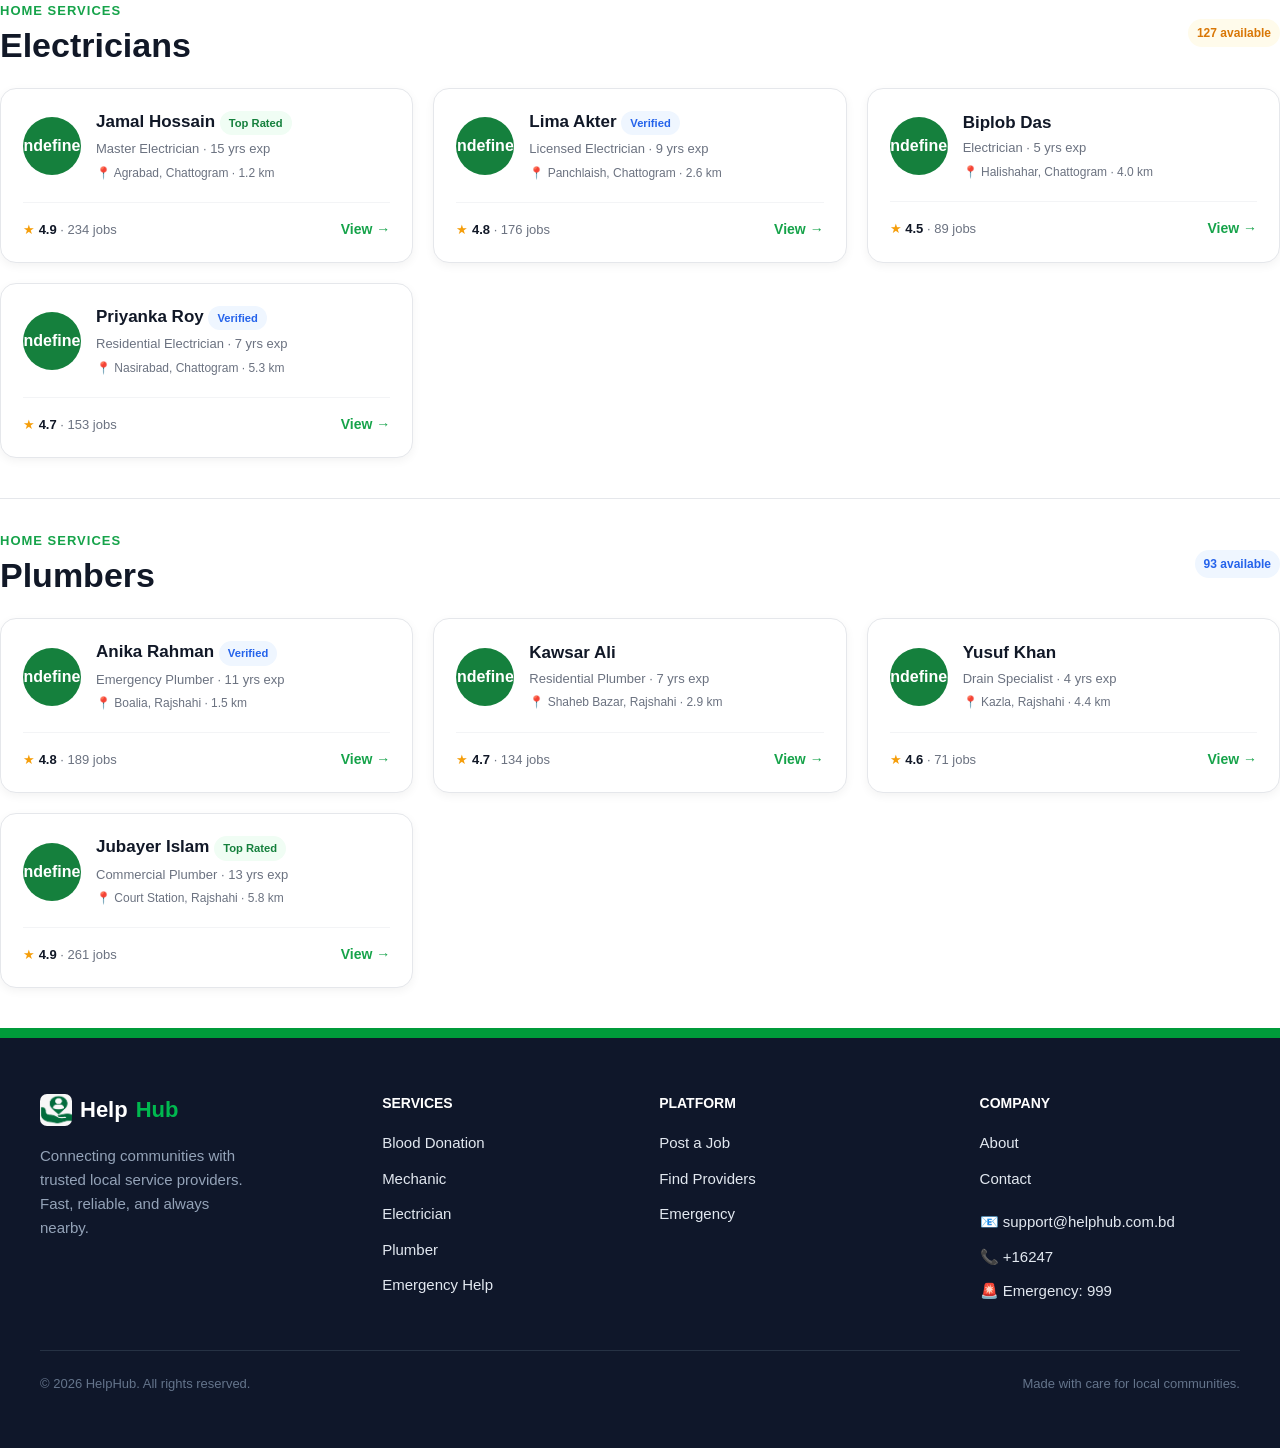
<file: src/services.html>
<!DOCTYPE html>
<html lang="en">
<head>
  <meta charset="UTF-8">
  <meta name="viewport" content="width=device-width, initial-scale=1.0">
  <title>Services — HelpHub</title>
  <link rel="stylesheet" href="services.css">
  <link rel="stylesheet" href="layout.css">
</head>
<header class="site-header">
      <a class="brand" href="#top" aria-label="HelpHub home"><img class="brand-mark" src="../images/logo.jpeg" alt="HelpHub logo"><span>Help<span>Hub</span></span></a>
      <button class="menu-toggle" aria-label="Open menu" aria-expanded="false">☰</button>
      <nav class="main-nav" aria-label="Main navigation">
        <a href="index.html">Home</a><a href="services.html">Services</a><a class="active" href="about.html">About</a><a href="contact.html">Contact</a>
        <a class="emergency" href="emergency.html"><i></i>Emergency</a>
    
      <a href="sign in.html">Sign in</a><a class="button small" href="register.html">Get Started</a>
        </nav>
    </header>
<body>
<script src="layout.js"></script>
<div id="nav-placeholder"></div>

<div class="page-header">
  <div class="container">
    <div class="breadcrumb"><a href="index.html">Home</a><span>/</span>Services</div>
    <h1>Find the Help You Need</h1>
    <p>Browse verified providers across all service categories — available near you.</p>
  </div>
</div>

<section class="section section-alt" style="padding:28px 0">
  <div class="container">
    <div class="filter-bar">
      <input id="serviceFilter" type="text" placeholder="Search services or providers...">
      <select id="categoryFilter">
        <option value="">All Categories</option>
        <option value="blood">Blood Donation</option>
        <option value="ambulance">Ambulance</option>
        <option value="mechanic">Mechanic</option>
        <option value="electrician">Electrician</option>
        <option value="plumber">Plumber</option>
      </select>
      <select id="distanceFilter">
        <option>Any Distance</option>
        <option>Within 1 mi</option>
        <option>Within 5 mi</option>
        <option>Within 10 mi</option>
      </select>
   
      <div class="filter-tabs">
        <button type="button" class="filter-tab active" data-filter="all">All</button>
        <button type="button" class="filter-tab" data-filter="available">Available Now</button>
        <button type="button" class="filter-tab" data-filter="emergency">Emergency</button>
        <button type="button" id="serviceSearchButton" class="service-search-button">Search</button>
      </div>
      <p id="searchStatus" class="search-status" role="status" aria-live="polite"></p>
    </div>
  </div>
</section>

<section class="section" style="padding-top:32px">
  <div class="container">

    <!-- Blood Donation -->
    <div class="section-row-head" id="blood">
      <div><div class="eyebrow">Emergency & Medical</div><h2>Blood Donation</h2></div>
      <span class="badge badge-red">248 available</span>
    </div>
 <div id="bloodProviders" class="providers-grid mb-lg"></div>
 <div class="divider"></div>

    <!-- Mechanics -->
    <div class="section-row-head" style="margin-top:32px" id="mechanic">
      <div><div class="eyebrow">Vehicle Services</div><h2>Mechanics</h2></div>
      <span class="badge badge-blue">184 available</span>
    </div>
<div id="mechanicProviders" class="providers-grid mb-lg"></div>
  <div class="divider"></div>

    <!-- Electricians -->
    <div class="section-row-head" style="margin-top:32px" id="electrician">
      <div><div class="eyebrow">Home Services</div><h2>Electricians</h2></div>
      <span class="badge badge-amber">127 available</span>
    </div>
    <div id="electricianProviders" class="providers-grid mb-lg"></div>
    <div class="divider"></div>

    <!-- Plumbers -->
    <div class="section-row-head" style="margin-top:32px" id="plumber">
      <div><div class="eyebrow">Home Services</div><h2>Plumbers</h2></div>
      <span class="badge badge-blue">93 available</span>
    </div>
   <div id="plumberProviders" class="providers-grid mb-lg"></div>

  </div>
</section>
<dialog id="providerDetails" class="provider-dialog" aria-labelledby="providerDetailsTitle">
  <button type="button" class="provider-dialog-close" aria-label="Close provider details">×</button>
  <div id="providerDetailsContent"></div>
</dialog>
<footer class="footer">

    <div class="footer-container">

        <!-- Brand -->
        <div class="footer-brand">

            <h2>
                <span class="brand-icon"><img src="../images/logo.jpeg"></span>
                Help<span>Hub</span>
            </h2>

            <p>
                Connecting communities with<br>
                trusted local service providers.<br>
                Fast, reliable, and always<br>
                nearby.
            </p>

        </div>


        <!-- Services -->
        <div class="footer-column">

            <h3>SERVICES</h3>

            <a href="services.html#blood">Blood Donation</a>
            <a href="services.html#mechanic">Mechanic</a>
            <a href="services.html#electrician">Electrician</a>
            <a href="services.html#plumber">Plumber</a>
            <a href="emergency.html">Emergency Help</a>

        </div>


        <!-- Platform -->
        <div class="footer-column">

            <h3>PLATFORM</h3>

            <a href="register.html">Post a Job</a>
            <a href="services.html">Find Providers</a>
            <a href="emergency.html">Emergency</a>

        </div>


        <!-- Company -->
        <div class="footer-column">

            <h3>COMPANY</h3>

            <a href="about.html">About</a>
            <a href="contact.html">Contact</a>
            

            <div class="contact-info">

                <p>📧 support@helphub.com.bd</p>
                <p>📞 +16247 </p>
                <p>🚨 Emergency: 999 </p>

            </div>

        </div>

    </div>


    <!-- Bottom -->
    <div class="footer-bottom">

        <p>© 2026 HelpHub. All rights reserved.</p>

        <p>Made with care for local communities.</p>

    </div>

</footer>
<script src="services.js"></script>
</body>
</html>
</file>
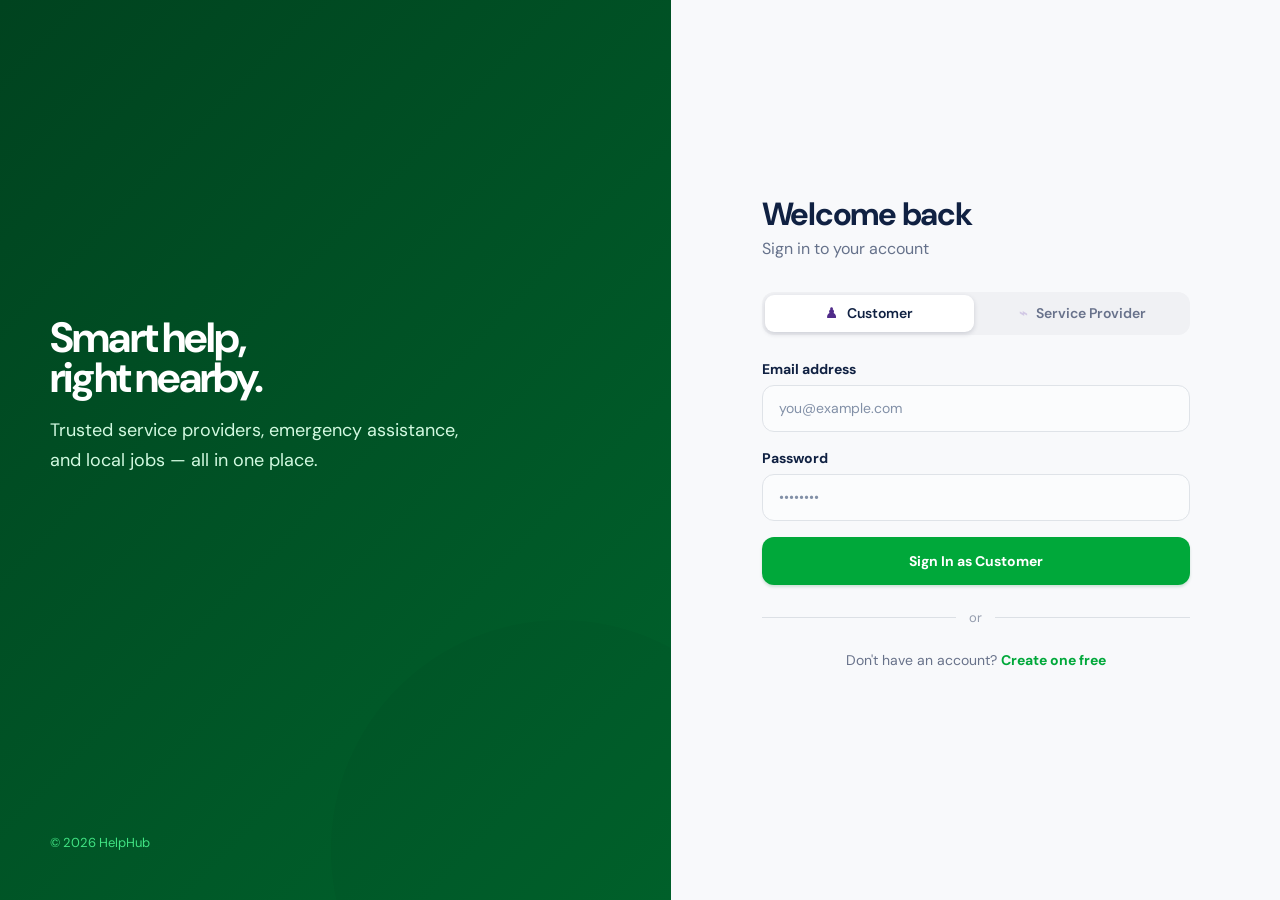
<file: src/sign in.html>
<!doctype html>
<html lang="en">
  <head>
    <meta charset="UTF-8" />
    <meta name="viewport" content="width=device-width, initial-scale=1.0" />
    <title>HelpHub — Sign in</title>
    <link rel="preconnect" href="https://fonts.googleapis.com" />
    <link rel="preconnect" href="https://fonts.gstatic.com" crossorigin />
    <link href="https://fonts.googleapis.com/css2?family=DM+Sans:wght@400;500;600;700&display=swap" rel="stylesheet" />
    <link rel="stylesheet" href="sign in.css" />
    <link rel="stylesheet" href="layout.css" />
  </head>
  <body>
    <script src="layout.js"></script>
    <main class="page-shell">
      <section class="brand-panel" aria-label="HelpHub introduction">
        <a class="brand" href="index.html" aria-label="HelpHub home">
        </a>

        <div class="brand-copy">
          <h1>Smart help,<br />right nearby.</h1>
          <p>Trusted service providers, emergency assistance,<br />and local jobs — all in one place.</p>
          <div class="avatar-row" aria-label="HelpHub community members">
      
          </div>
        </div>

        <footer>© 2026 HelpHub</footer>
      </section>

      <section class="login-panel">
        <form class="login-card" id="loginForm">
          <header>
            <h2>Welcome back</h2>
            <p>Sign in to your account</p>
          </header>

          <div class="account-types" role="tablist" aria-label="Account type">
            <button class="account-type active" type="button" role="tab" aria-selected="true" data-type="Customer"><span>♟</span> Customer</button>
            <button class="account-type" type="button" role="tab" aria-selected="false" data-type="Service Provider"><span>⌁</span> Service Provider</button>
          </div>

          <label for="email">Email address</label>
          <input id="email" name="email" type="email" placeholder="you@example.com" required />

          <div class="field-heading">
            <label for="password">Password</label>
          </div>
          <input id="password" name="password" type="password" placeholder="••••••••" required />

          <button class="sign-in" type="submit">Sign In as Customer</button>

          <div class="divider"><span>or</span></div>
          <p class="signup">Don't have an account? <a href="register.html">Create one free</a></p>
          <p class="feedback" id="feedback" role="status"></p>
        </form>
      </section>
    </main>
    <script src="sign in.js"></script>
  </body>
</html>
</file>
<file: src/style.css>
* {
box-sizing: border-box;
margin: 0;
padding: 0;
}

:root {
      --green-950: #052e16;
  --green-900: #14532d;
  --green-800: #166534;
  --green-700: #15803d;
  --green-600: #16a34a;
  --green-500: #22c55e;
  --green-300: #86efac;
  --gray-50: #f9fafb;
  --gray-100: #f3f4f6;
  --gray-400: #9ca3af;
  --gray-500: #6b7280;
  --gray-900: #111827;
  --red: #b71212;
  --font-family: Arial, Helvetica, sans-serif ;
    
}
.site-header {
  height: 65px;
  padding: 0 31px;
  display: flex;
  align-items: center;
  gap: 26px;
  position: sticky;
  top: 0;
  z-index: 10;
  background: #fff;
  border-bottom: 1px solid #e7ebee;
  font-family: "DM Sans", Arial, sans-serif;
}

.brand {
  display: flex;
  align-items: center;
  color: #121c2e;
  font-size: 21px;
  font-weight: 700;
  letter-spacing: -1px;
  text-decoration: none;
}

.brand > span:last-child span {
  color: #00ad48;
}

.brand-mark {
  width: 33px;
  height: 33px;
  margin-right: 8px;
  display: grid;
  place-items: center;
  border-radius: 8px;
  background: #00ad48;
  color: #fff;
  font-size: 17px;
}

.main-nav {
  margin-left: auto;
  display: flex;
  align-items: center;
  gap: 28px;
}

.main-nav a {
  padding: 10px 0;
  color: #48546b;
  font-size: 14px;
  font-weight: 500;
  text-decoration: none;
}

.main-nav a:hover {
  color: #00a847;
}

.main-nav .active {
  padding: 10px 13px;
  border-radius: 8px;
  background: #edfff3;
  color: #009945;
}

.main-nav .emergency {
  padding: 10px 13px;
  border-radius: 8px;
  background: #fff0f1;
  color: #df202d;
  font-weight: 700;
}

.emergency i {
  display: inline-block;
  width: 7px;
  height: 7px;
  margin-right: 6px;
  border-radius: 50%;
  background: #ff6270;
}

.button.small {
  padding: 10px 18px;
  border-radius: 9px;
  background: #00ad48;
  color: #fff;
  font-weight: 700;
}

.menu-toggle {
  display: none;
}

@media (max-width: 760px) {
  .site-header {
    padding: 0 20px;
  }

  .menu-toggle {
    display: block;
    margin-left: auto;
    border: 0;
    background: transparent;
    font-size: 22px;
    cursor: pointer;
  }

  .main-nav {
    display: none;
  }

  .site-header.menu-open .main-nav {
    position: absolute;
    top: 64px;
    left: 0;
    right: 0;
    display: flex;
    flex-direction: column;
    align-items: stretch;
    gap: 2px;
    padding: 15px 20px;
    background: #fff;
    box-shadow: 0 12px 20px #0c28401a;
  }
}

html {
    scroll-behavior: smooth;
}

body {
    font-family: var(--font-family);
    color: var(--gray-900);
    background: white;
    line-height :1.5;
}

a {
    text-decoration:none;
    color: inherit;

}

.container {
    width: min(100% - 32 px , 1120px);
    margin: 0 auto;
}

.hero{
    position:relative;
    overflow:hidden;
    color: white;
    background:linear-gradient(135deg,var(--green-950),var(--green-900),var(--green-800));
}

.hero-glow{
    position: absolute;
    width: 384px;
    height: 384px;
    border-radius: 50%;
    filter: blur(48px);
    opacity: 0.1;
    background:#4ade80;
}

.hero-glow-top {
    top: -130px; right: -80px;
}
.hero-glow-bottom {
    bottom: -130px; left: -80px; background: 6ee7b7 ;
}
.hero-content{
    position: relative;
    padding-top:112px;
    padding-bottom:112px;
    padding-left: 10px;
    padding-right: 10px;
}
.hero-inner {
    max-width: 760px;
}
.live-badge{
   display: inline-flex;
   align-items: center;
   gap: 8px;
   padding: 6px 12px;
   margin-bottom: 24px;
   border: 1px solid var(--green-800);
   border-radius: 999px;
   background:  var(--green-900);
   color: #bbf7d0;
   font-size: 14px;

}
.pulse-dot {
    width: 8px;
    height: 8px;
    flex: 0 0 auto;
    display: inline-block;
    border-radius: 50%;
    background: #4ade80;
    animation: pulse 1.6s infinite;

}

@keyframes pulse {
    50%{
        opacity: .35;
        transform: scale(.75);
    }
}
.hero h1,h2,h3,h4, .stat strong{
    font-family: var(--font-display);
}

.hero h1 {
    font-size: clamp(44px, 7vw,68px);
    line-height : 1.084;
    margin-bottom: 16px;
}
.hero h1 span{
    color: var(--green-300);
}
.hero-description {
    font-size: 20px;
    color: #dcfce7;
    margin-bottom: 40px;
}
.hero-description span{
    color : var(--green-500)
}
.search-form {
    display: flex;
    gap: 8px;
    padding: 9px;
    background: white;
    border-radius: 16px;
    box-shadow: 0 20px 50px rgba(0,0,0,.25) 

}

.search-field {
    flex:1;
    display:flex;
    align-items:center;
    gap: 8px;
    padding: 0 12px;

}
.search-field input {
    width: 100%;
    padding: 12px;
    border:0;
    outline:0;
font-size: 14px;
color: black;

}
.location-field { 
    border-left: 1px solid #eee; 
}
.btn {
    display:inline-flex;
    justify-content:center;
     align-items: center;
    border-radius: 12px;
    transition: .2s ease;
    cursor: pointer;
}
.btn-search {
    border: 0;
    padding:12px 24px;
    background:var(--green-700);
    color:white;
    font-weight: 700;
}

.btn-search:hover {
     background: var(--green-700);
 }
 
 .hero-actions {
  display: flex;
  flex-wrap: wrap;
  gap: 15px;
  padding: 12px;
}
.btn-emergency{
    gap: 8px;
    padding: 12px 24px;
    background: var(--red);
    color: white;
    font-weight: 700;
    box-shadow: 0 20px 50px rgba(0,0,0,.25);
}

.btn-emergency .pulse-dot{
    background: white;
}
.btn-outline-light{
    padding: 12px 24px;
    font-weight: 700;
    border: 1px solid rgba(255,255,255,.2);
     background: rgba(255,255,255,.1);
}
.btn-outline-light:hover {
     background: rgba(255,255,255,.2);
     }
.provider-banner{
    position: relative;
    background: #0c4924;
    padding-left:16px;
    padding-right:16px;
    border-top: 1px solid rgba(255,255,255,.1);
}
.provider-banner-inner{
    display: flex;
    align-items: center;
    justify-content: space-between;
    gap: 16px;
    padding-top: 16px;
    padding-bottom: 16px;
}
.provider-banner p{
    font-size: 20px;
    color: #bbf7d0;
}
.provider-banner strong {
    color: white;
}
.btn-provider{
    flex-shrink: 0;
    padding: 12px 24px;
    background: white;
    color:var(--green-950);
    font-size: 20px;
    font-weight: 700;

}
.status-section{
    border-bottom: 1px solid var(--gray-100);
}
.stats-grid{
    display: grid;
    grid-template-columns: repeat(4, 1fr);
    gap: 24px;
    padding-top: 40px;
    padding-bottom: 40px;
}
.stat{
    text-align: center;
}
.stat strong{
    text-align: center;
    display: block;
    font-size: 32px;

}
.stat span{
    display: block;
    text-align: center;
    margin-top: 4px;
    color: var(--gray-500);
    font-size: 20px;
}
.section{
    padding: 80px 0;
}
.section-heading{
    text-align: center;
    margin-bottom: 48px;
}
/*children of section-heading that are span*/
.section-heading > span,       
.section-row-heading span{
    color: var(--green-600);
    text-transform: uppercase;
    font-weight: 800;
    letter-spacing: 1px;
    font-size: 18px;
}
.section-heading h2,
.section-row-heading h2{
    margin-top:8px;
    font-size: clamp(20px, 4vw, 40px);
    line-height: 1.15;

}
.section-heading p{
    max-width: 620px;
    margin: auto ;
    color:var(--gray-500);
}
.services-grid{
    display: grid;
    grid-template-columns: repeat(3,1fr);
    gap: 20px;
}
.service-card,
.provider-card
.job-card {
    background: white;
    border: 1px solid #e5e7eb;
    border-radius: 16px;
    transition: .2s ease;
}
.service-card{
    padding: 30px;
    box-shadow: 0 2px 8px rgba(0,0,0,.25); 
}
.service-card:hover,
.provider-card:hover,
.job-card:hover{
    border-color: #bbf7d0;
    box-shadow: 0 8px 24px rgba(0,0,0,.35);
    transform:translateY(-2px)
}
.service-icon{
    width: 48px;
    height:48px;
    display:flex;
    align-items:center;
    justify-content:center;
    margin: bottom 16px;
    border-radius: 12px;
    font-size: 30px;
}
.service-icon.red { background: #fef2f2; }
.service-icon.blue { background: #eff6ff; }
.service-icon.yellow { background: #fffbeb; }

.service-card h3{
    font-size: 18px;
}
.sevice-card p{
    margin-top: 8px;
    color: var(--gray-500);
    font-size: 14px;
}
.service-card strong{
    display: block;
    margin-top: 16px;
    font-size: 18px;
}
.red-text { color: #dc2626; }
.blue-text { color: #2563eb; }
.amber-text { color: #d97706; }
.cyan-text { color: #0891b2; }
.green-text { color: var(--green-600); 
}

.how-section{
    background: var(--gray-50); 
}
.steps-grid{
    display: grid;
    grid-template-columns: repeat(4,1fr);
padding-left:  10px;
padding-right: 10px;
gap: 24px;

}
.step-card{
    padding:24px;
    border: 1px solid #e5e7eb;
    border-radius: 16px;
    background: white;
    box-shadow: 0 2px 8px rgba(0,0,0,.25); 
}
.step-number{
    display: block;
    margin-bottom: 12px;
    color: var(--green-600);
    font-size: 24px;
}
.step-icon{
    font-size: 30px;
    margin-bottom: 12px;
}
.step-card h3{
    margin-bottom: 12px;
}
.step-card p{
    color: var(--gray-900);
    font-size: 14px;
}
.emergency-section{
    padding: 64px 0;
    background: var(--red);
    color: white;

}
.emergency-inner {
    display: flex;
    align-items: center;
    justify-content: space-between;
    gap: 24px;
    padding-left: 10px;
    padding-right:10px;
}
.emergency-label{
    display:flex;
    align-items: center;
    gap: 10px;
    margin-bottom: 10px ;
    color: #fee2e2;
text-transform: uppercase;
font-size: 13px;
font-weight: 700;
letter-spacing: .06em;
}
.emergency-label .pulse-dot{
    background: white;
    height: 12px;
    width:12px;
}
.emergency-inner h2{
    font-size:32px;
    margin-bottom: 8px;
}
.emergency-inner p{
    color:#fee2e2;
    max-width:600px;
}
.emergency-actions{
    display: flex;
    gap: 12px;
    flex-shrink: 0;
}
.emergency-white{
    padding: 16px 28px;
    background:white;
    color:var(--gray-900);
    font-weight: 700;
    box-shadow: 0 8px 20px rgba(0,0,0,.35);
}
.emergency-outline{
    padding: 14px 28px;
    color:white;
    border: 2px solid rgba(255,255,255,.4);
    font-weight:600;
    box-shadow:  0 8px 20px rgba(0,0,0,.35);
}
.why-grid{
    grid-template-columns: 1fr 1fr;
    gap: 48px;
    align-items: center;
    display: grid;
        unicode-bidi: isolate;
        padding-left: 10px;
}

.section-heading.left{
    text-align: left;;
    margin-bottom: 32px;
}
.section-heading.left h2 {
    margin-bottom: 0;
}
.features{
    display:grid;
    gap: 20px
}
.feature {
    display: flex;
    gap:20px;
}
.feature-icon{
    width:40px;
    height:40px;
    flex-shrink: 0;
    display: flex;
    align-items: center;
     justify-content: center;
  border-radius: 12px;
  background: #f0fdf4;
  font-size: 20px;
}
.feature h4{
    margin-bottom: 4px;
}
    .feature p{
        color: var(--gray-500);
        font-size: 14px;
        }
.why-image-wrap{
    position: relative;
}
.why-image-wrap > img {
    display:block;
    width: 100%;
    height:384px;
    object-fit: cover;
     border-radius: 16px;
  box-shadow: 0 12px 30px rgba(0,0,0,.12);
}

.job-completed,
.rating-box {
  position: absolute;
  padding: 16px;
  background: white;
  border: 1px solid #f3f4f6;
  border-radius: 16px;
  box-shadow: 0 8px 20px rgba(0,0,0,.1);
}

.job-completed {
  left: -20px;
  bottom: -20px;
  display: flex;
  align-items: center;
  gap: 12px;
}


.job-completed > span {
  width: 40px;
  height: 40px;
  display: flex;
  align-items: center;
  justify-content: center;
  border-radius: 50%;
  background: #dcfce7;
}
.job-completed strong,
.job-completed small,
.rating-box strong,
.rating-box small {
  display: block;
}



.job-completed small,
.rating-box small { color: var(--gray-500); font-size: 12px; }

.rating-box { right: -16px; top: -16px; }
.rating-box strong { font-size: 24px; }

.final-cta {
  padding: 80px 0;
  text-align: center;
  color: white;
  background: linear-gradient(135deg, var(--green-600), var(--green-700));
}


.final-cta h2 { font-size: 40px; margin-bottom: 16px; }
.final-cta p { margin-bottom: 32px; color: #dcfce7; font-size: 18px; }
.final-cta .btn { padding: 16px 32px; margin: 0 4px; font-weight: 800; }
.cta-white { background: white; color: var(--green-700); }
.cta-outline { border: 2px solid rgba(255,255,255,.4); color: white; }

/*-------------emergency--------------*/

.emergency {
    background:var(--red);

    color: var(--gray-50);
    padding: 80px 20px;
    text-align: center;
}


.emergency-content {
    margin: auto;
    max-width: 850px;
}
.live{
    display: inline-flex;
    align-items: center;
    gap: 9px;
    margin-bottom: 18px;
    font-size: 18px;
font-weight: 700;
letter-spacing: 0.01cm;
text-transform: uppercase;
color: #ffffffe0;
}

.emergency-content h1{
    font-size:clamp(38px, 6vw, 58px);
    line-height: 1.1;
    font-weight: 800;
    margin-bottom: 18px;
}

.emergency-content p{
    max-width: 650px;
    margin: 0 auto 32px;
    color: #ffffffb0;
    font-size: 20px;
}

.emergency-buttons{
    display: flex;
    justify-content: center;
    gap: 16px;
}

.emergency-call-button,
.emergency-hotline-button{
  display: border-box;
    align-items: center;
    justify-content: center;
    gap: 9px;

    min-height: 52px;
    padding: 14px 28px;

    border-radius: 12px;

    font-size: 16px;
    font-weight: 700;

    transition:
        transform 0.2s ease,
        background-color 0.2s ease,
        box-shadow 0.2s ease;
        background: rgba(255, 255, 255, 0.534);
        box-shadow: 0 8px 24px rgba(0,0,0,.25);  
}


.emergency-call-button:hover,
.emergency-hotline-button:hover{
      transform: translateY(-2px);
}
.emergency-content .pulse-dot{
    background: white;
}
.emergency-services{
    padding: 40px 20px;
    background: var(--gray-50);
}
.emergency-heading{
    margin-bottom: 20px;
    padding: 10px;
}

.emergency-heading h2{
    font-size: 30px;
   line-height: 1.2;
    font-weight: 800;
    color: var(--gray-900);
}
.services-grid{
    display: grid;
    grid-template-columns: repeat(3,1fr);
    gap: 20px;
}
.service-top{
    display: flex;
    align-items: flex-start;
    gap: 15px;
}
.icon{
    width: 52px;
    height: 52px;
    flex-shrink: 0;
    display: flex;
    align-items: center;
    justify-content: center;
    border-radius: 12px;
    background: rgba(255, 59, 59, 0.25);
}
.m-icon{
    width: 52px;
    height: 52px;
    flex-shrink: 0;
    display: flex;
    align-items: center;
    justify-content: center;
    border-radius: 12px;
    background: rgba(59, 128, 255, 0.25);
}
.e-icon{
    width: 52px;
    height: 52px;
    flex-shrink: 0;
    display: flex;
    align-items: center;
    justify-content: center;
    border-radius: 12px;
    background: rgba(255, 226, 59, 0.25);
}
.info{
    flex: 1;

}
.info h3{
    margin-bottom: 12px;
    font-size: 20px;
    font-weight: 700;
}
.info p{
    margin-bottom: 12px;
    color: rgb(73, 73, 73);
    font-size: 15px;
}
.available{
    display: flex; 
align-items: center;
gap: 12px;
font-size: 16px;
font-weight: 700;
}
.eta{
      color: var(--gray-500);

}
.card-buttons{
display: flex;
gap: 10px;
width: 100%;
}
.card-buttons a{
      flex: 1;
    padding: 12px 16px;
    border-radius: 8px;
    text-align: center;
    text-decoration: none;
    font-weight: 600;
    font-size: 14px;
}
.request{
        background: #a31616;
    color: white;

}
.request,
.call{
    display: flex;
    flex: 10px;
    align-items: center;
    justify-content: center;
   border-radius: 12px ;
   font-size: 15px;
   font-weight: 700;
   padding:4px;
    padding: 30px;
    box-shadow: 0 2px 8px rgba(0,0,0,.5); 
     transition: .2s ease;
}
.request:hover,
.call:hover{
    transform:translateY(-2px);
}
.blood-section {
    padding: 80px 20px;
    background: #f0fdf4;
}

.blood-container {
    max-width: 900px;
    margin: 0 auto;
    background: white;
    padding: 48px;
    border-radius: 20px;
    box-shadow: 0 10px 30px rgba(0, 0, 0, 0.08);
}

.blood-heading {
    text-align: center;
    margin-bottom: 40px;
}

.blood-icon {
    font-size: 42px;
    margin-bottom: 12px;
}

.blood-heading h2 {
    color: #052e16;
    font-size: 32px;
    margin-bottom: 12px;
}

.blood-heading p {
    color: #4b5563;
    font-size: 16px;
    line-height: 1.6;
}

/* Form */

.blood-form {
    width: 100%;
}

.form-group {
    margin-bottom: 24px;
}

.form-group label {
    display: block;
    color: #14532d;
    font-size: 16px;
    font-weight: 600;
    margin-bottom: 14px;
}

/* Blood Type Buttons */

.blood-types {
    display: grid;
    grid-template-columns: repeat(4, 1fr);
    gap: 12px;
}

.blood-types button {
    padding: 14px 10px;
    border: 2px solid #bbf7d0;
    border-radius: 10px;
    background: white;
    color: #166534;
    font-size: 16px;
    font-weight: 600;
    cursor: pointer;
    transition: 0.2s ease;
}

.blood-types button:hover {
    background: #dcfce7;
    border-color: #16a34a;
    transform: translateY(-2px);
}

.blood-types button:active {
    transform: translateY(0);
}

/* Mobile */

@media (max-width: 600px) {

    .blood-section {
        padding: 50px 16px;
    }

    .blood-container {
        padding: 30px 20px;
    }

    .blood-heading h2 {
        font-size: 26px;
    }

    .blood-types {
        grid-template-columns: repeat(2, 1fr);
    }

}
/* =========================
   Location & Notes
========================= */

.form-group input,
.form-group textarea {
    width: 100%;
    padding: 14px 16px;
    border: 1px solid #d1d5db;
    border-radius: 10px;
    background: #ffffff;
    color: #111827;
    font-size: 15px;
    font-family: inherit;
    outline: none;
    transition: 0.2s ease;
}

.form-group input::placeholder,
.form-group textarea::placeholder {
    color: #9ca3af;
}

.form-group input:focus,
.form-group textarea:focus {
    border-color: #16a34a;
    box-shadow: 0 0 0 3px rgba(22, 163, 74, 0.12);
}

.form-group textarea {
    resize: vertical;
    min-height: 90px;
}


/* =========================
   Emergency Alert Button
========================= */

.alert-button {
    width: 100%;
    padding: 16px 20px;
    margin-top: 8px;

    border: none;
    border-radius: 10px;

    background: #dc2626;
    color: white;

    font-size: 16px;
    font-weight: 700;

    cursor: pointer;
    transition: 0.2s ease;
}

.alert-button:hover {
    background: #b91c1c;
    transform: translateY(-2px);
}

.alert-button:active {
    transform: translateY(0);
}


/* =========================
   Success Message
========================= */

.success {
    text-align: center;
    padding: 35px 20px;
    margin-top: 30px;

    border: 1px solid #bbf7d0;
    border-radius: 16px;
    background: #f0fdf4;
}

.success-icon {
    font-size: 42px;
    margin-bottom: 10px;
}

.success h3 {
    color: #166534;
    font-size: 26px;
    margin-bottom: 10px;
}

.success p {
    color: #4b5563;
    line-height: 1.6;
    margin-bottom: 20px;
}

.success button {
    padding: 12px 20px;

    border: 2px solid #16a34a;
    border-radius: 8px;

    background: white;
    color: #166534;

    font-size: 15px;
    font-weight: 600;

    cursor: pointer;
    transition: 0.2s ease;
}

.success button:hover {
    background: #16a34a;
    color: white;
}


/* Hide success message */

.hidden {
    display: none;
}


/* =========================
   Emergency Tips
========================= */

.tips {
    padding: 80px 20px;
    background: #ffffff;
}

.tips .container {
    max-width: 1100px;
    margin: 0 auto;
}

.tips h2 {
    text-align: center;
    color: #052e16;
    font-size: 32px;
    margin-bottom: 40px;
}

.tips-grid {
    display: grid;
    grid-template-columns: repeat(4, 1fr);
    gap: 24px;
}

.tip {
    padding: 28px 22px;

    background: #f0fdf4;
    border: 1px solid #dcfce7;
    border-radius: 16px;

    text-align: center;

    transition: 0.2s ease;
}

.tip:hover {
    transform: translateY(-5px);
    box-shadow: 0 8px 20px rgba(0, 0, 0, 0.08);
}

.tip-icon {
    font-size: 36px;
    margin-bottom: 15px;
}

.tip h3 {
    color: #14532d;
    font-size: 19px;
    margin-bottom: 10px;
}

.tip p {
    color: #4b5563;
    font-size: 14px;
    line-height: 1.6;
}


/* =========================
   Responsive
========================= */

@media (max-width: 800px) {

    .tips-grid {
        grid-template-columns: repeat(2, 1fr);
    }

}


@media (max-width: 600px) {

    .tips {
        padding: 55px 16px;
    }

    .tips h2 {
        font-size: 27px;
        margin-bottom: 30px;
    }

    .tips-grid {
        grid-template-columns: 1fr;
    }

    .alert-button {
        font-size: 15px;
    }

}
/* ================================
   FOOTER
================================ */

.footer {
    background: #0f172a;
    color: #ffffff;
    border-top: 10px solid #009b3a;
    padding: 55px 40px 0;
}


/* Main footer layout */

.footer-container {
    max-width: 1200px;
    margin: 0 auto;

    display: grid;
    grid-template-columns: 1.3fr 1fr 1.2fr 1.2fr;
    gap: 60px;
}


/* ================================
   BRAND
================================ */

.footer-brand h2 {
    font-size: 22px;
    margin-bottom: 18px;

    display: flex;
    align-items: center;
    gap: 8px;
}

.footer-brand h2 span:last-child {
    color: #00b84f;
}

.brand-icon {
    width: 32px;
    height: 32px;

    border-radius: 7px;

    overflow: hidden;

    display: flex;
    align-items: center;
    justify-content: center;

    flex-shrink: 0;
}

.brand-icon img {
    width: 100%;
    height: 100%;

    object-fit: cover;

    display: block;
}

.footer-brand p {
    color: #94a3b8;
    font-size: 15px;
    line-height: 1.6;

    margin-bottom: 20px;
}


/* ================================
   SOCIAL LINKS
================================ */

.social-links {
    display: flex;
    gap: 12px;
}

.social-links a {
    width: 32px;
    height: 32px;

    background: #1e293b;
    color: #94a3b8;

    border-radius: 6px;

    display: flex;
    align-items: center;
    justify-content: center;

    text-decoration: none;
    font-size: 13px;

    transition: 0.2s;
}

.social-links a:hover {
    background: #00a844;
    color: white;
    transform: translateY(-2px);
}


/* ================================
   FOOTER COLUMNS
================================ */

.footer-column {
    display: flex;
    flex-direction: column;
}

.footer-column h3 {
    color: #ffffff;

    font-size: 14px;
    font-weight: 700;

    margin-bottom: 18px;
}

.footer-column a {
    color: #e2e8f0;

    font-size: 15px;
    text-decoration: none;

    margin-bottom: 13px;

    transition: 0.2s;
}

.footer-column a:hover {
    color: #22c55e;
    transform: translateX(3px);
}


/* ================================
   CONTACT INFORMATION
================================ */

.contact-info {
    margin-top: 8px;
}

.contact-info p {
    color: #e2e8f0;

    font-size: 15px;

    margin-bottom: 12px;

    display: flex;
    align-items: center;
    gap: 8px;
}


/* ================================
   FOOTER BOTTOM
================================ */

.footer-bottom {
    max-width: 1200px;

    margin: 35px auto 0;

    padding: 23px 0 55px;

    border-top: 1px solid #263244;

    display: flex;
    justify-content: space-between;
    align-items: center;
}

.footer-bottom p {
    color: #64748b;

    font-size: 13px;
}


/* ================================
   RESPONSIVE
================================ */

@media (max-width: 900px) {

    .footer-container {
        grid-template-columns: 1fr 1fr;
        gap: 40px;
    }

}


@media (max-width: 600px) {

    .footer {
        padding: 45px 25px 0;
    }

    .footer-container {
        grid-template-columns: 1fr;
        gap: 35px;
    }

    .footer-bottom {
        flex-direction: column;
        align-items: flex-start;
        gap: 12px;

        padding-bottom: 30px;
    }

}
</file>
<file: src/layout.css>
.hh-layout-header {
  position: sticky !important;
  top: 0;
  z-index: 1000;
  height: 66px;
  display: flex;
  align-items: center;
  gap: 26px;
  padding: 0 32px;
  background: #fff;
  border-bottom: 1px solid #e7ebee;
  color: #10223f;
  font-family: Arial, Helvetica, sans-serif;
}

.hh-brand {
  display: flex;
  align-items: center;
  color: #101c30;
  font-size: 21px;
  font-weight: 700;
  letter-spacing: -1px;
  text-decoration: none;
}

.hh-brand-mark {
  display: block;
  width: 36px;
  height: 36px;
  margin-right: 8px;
  border-radius: 8px;
  object-fit: cover;
}

.hh-brand strong {
  color: #00ad48;
}

.hh-nav {
  display: flex;
  align-items: center;
  gap: 27px;
  margin-left: auto;
}

.hh-nav a {
  padding: 10px 0;
  color: #48546b;
  font-size: 14px;
  font-weight: 600;
  text-decoration: none;
}

.hh-nav a:hover {
  color: #00a847;
}

.hh-nav a.hh-active {
  padding: 10px 13px;
  border-radius: 8px;
  background: #edfff3;
  color: #009945;
}

.hh-nav .hh-emergency {
  padding: 10px 13px;
  border-radius: 8px;
  background: #fff0f1;
  color: #dd2533;
  font-weight: 700;
}

.hh-emergency-dot {
  display: inline-block;
  width: 7px;
  height: 7px;
  margin-right: 6px;
  border-radius: 50%;
  background: #ff6270;
}

.hh-actions {
  display: flex;
  align-items: center;
  gap: 22px;
  margin-left: 8px;
}

.hh-actions>a:first-child {
  color: #394861;
  font-size: 14px;
  font-weight: 600;
  text-decoration: none;
}

.hh-get-started {
  padding: 10px 18px;
  border-radius: 9px;
  background: #00a847;
  color: #fff !important;
  font-size: 14px;
  font-weight: 700;
  text-decoration: none;
}

.hh-menu {
  display: none;
  margin-left: auto;
  border: 0;
  background: transparent;
  color: #10223f;
  font-size: 23px;
  cursor: pointer;
}

.hh-layout-footer {
  margin-top: 0;
  padding: 52px 40px 0;
  border-top: 8px solid #009b3a;
  background: #0f172a;
  color: #fff;
  font-family: Arial, Helvetica, sans-serif;
}

.hh-footer-inner {
  display: grid;
  max-width: 1160px;
  margin: 0 auto;
  grid-template-columns: 1.35fr repeat(3, 1fr);
  gap: 52px;
}

.hh-footer-brand {
  margin: 0 0 16px;
  font-size: 22px;
}

.hh-footer-brand strong {
  color: #00b84f;
}

.hh-footer-copy {
  max-width: 260px;
  margin: 0;
  color: #aab8cc;
  font-size: 14px;
  line-height: 1.65;
}

.hh-footer-column {
  display: flex;
  flex-direction: column;
  gap: 11px;
}

.hh-footer-column h3 {
  margin: 0 0 6px;
  color: #fff;
  font-size: 13px;
  letter-spacing: .5px;
}

.hh-footer-column a {
  color: #d4deec;
  font-size: 14px;
  text-decoration: none;
}

.hh-footer-column a:hover {
  color: #22c55e;
}

.hh-footer-bottom {
  display: flex;
  max-width: 1160px;
  margin: 38px auto 0;
  padding: 22px 0 34px;
  border-top: 1px solid #29374b;
  justify-content: space-between;
  color: #74849a;
  font-size: 13px;
}

@media (max-width: 850px) {
  .hh-layout-header {
    padding: 0 20px;
  }

  .hh-menu {
    display: block;
  }

  .hh-nav,
  .hh-actions {
    display: none;
  }

  .hh-layout-header.hh-menu-open .hh-nav {
    position: absolute;
    top: 65px;
    right: 0;
    left: 0;
    display: flex;
    flex-direction: column;
    align-items: stretch;
    gap: 0;
    padding: 12px 20px;
    background: #fff;
    box-shadow: 0 12px 20px rgba(12, 40, 64, .1);
  }

  .hh-layout-header.hh-menu-open .hh-nav a {
    padding: 12px;
  }

  .hh-layout-header.hh-menu-open .hh-actions {
    position: absolute;
    top: 320px;
    right: 0;
    left: 0;
    display: flex;
    justify-content: center;
    padding: 14px;
    background: #fff;
    box-shadow: 0 12px 20px rgba(12, 40, 64, .1);
  }

  .hh-footer-inner {
    grid-template-columns: repeat(2, 1fr);
    gap: 35px;
  }
}

@media (max-width: 520px) {
  .hh-footer-inner {
    grid-template-columns: 1fr;
  }

  .hh-layout-footer {
    padding: 42px 24px 0;
  }

  .hh-footer-bottom {
    flex-direction: column;
    gap: 10px;
  }

  .hh-brand {
    font-size: 20px;
  }
}
</file>
<file: src/contact.css>
:root {
    --green: #00ad48;
    --navy: #061e42;
    --muted: #526888;
    --canvas: #f7f9fa;
}

* {
    box-sizing: border-box;
}

body {
    margin: 0;
    color: var(--navy);
    font-family: "DM Sans", Arial, sans-serif;
}

h1,
h2,
p {
    margin-top: 0;
}

h1,
h2 {
    font-family: "Plus Jakarta Sans", Arial, sans-serif;
}

a {
    text-decoration: none;
}

.page-intro {
    height: 130px;
    padding: 16px 20px;
    text-align: center;
    border-top: 1px solid #e6e8eb;
    border-bottom: 1px solid #ecf0f2;
    background: #fff;
}

.page-intro h1 {
    margin-bottom: 7px;
    font-size: 30px;
    line-height: 1.25;
    letter-spacing: -1.4px;
}

.page-intro p {
    margin: 0;
    color: var(--muted);
    font-size: 16px;
}

.contact-area {
    min-height: 564px;
    display: grid;
    grid-template-columns: 300px minmax(0, 630px);
    justify-content: center;
    align-items: start;
    gap: 31px;
    padding: 49px 30px 20px;
    background: var(--canvas);
}

.contact-details {
    display: grid;
    gap: 19px;
}

.detail-card {
    min-height: 101px;
    display: flex;
    align-items: flex-start;
    gap: 16px;
    padding: 20px;
    border: 1px solid #e7ebee;
    border-radius: 17px;
    background: #fff;
    box-shadow: 0 2px 2px #0a244014;
}

.icon {
    flex: 0 0 40px;
    width: 40px;
    height: 40px;
    display: grid;
    place-items: center;
    border-radius: 12px;
    background: #ebfff3;
    font-size: 19px;
    font-family: Arial, sans-serif;
}

.email {
    color: #756eff;
    font-size: 17px;
}

.phone {
    color: #e7307d;
    position: relative;
    font-size: 0;
}

.phone::after {
    content: "☎";
    font-size: 22px;
    transform: rotate(-25deg);
}

.pin {
    color: #df2c70;
    position: relative;
    font-size: 0;
}

.pin::after {
    content: "●";
    font-size: 21px;
    text-shadow: 0 6px 0 #df2c70;
}

.emergency {
    color: #fe3e58;
    font-size: 21px;
    text-shadow: 0 4px 0 #fb7c28;
}

.detail-card h2 {
    margin: 1px 0 2px;
    font-family: "DM Sans", Arial, sans-serif;
    font-size: 14px;
}

.detail-card a {
    color: #00a847;
    font-size: 14px;
    font-weight: 700;
}

.detail-card p {
    margin: 2px 0 0;
    color: #536985;
    font-size: 13px;
}

.form-card {
    padding: 26px 24px 24px;
    border: 1px solid #e7ebee;
    border-radius: 17px;
    background: #fff;
    box-shadow: 0 2px 2px #0a244014;
}

.form-card h2 {
    margin-bottom: 18px;
    font-size: 18px;
    letter-spacing: -.75px;
}

form {
    display: grid;
    gap: 17px;
}

label {
    display: grid;
    gap: 7px;
    color: #122d55;
    font-size: 14px;
    font-weight: 600;
}

.two-columns {
    display: grid;
    grid-template-columns: 1fr 1fr;
    gap: 16px;
}

input,
select,
textarea {
    width: 100%;
    padding: 12px 16px;
    border: 1px solid #dce2e8;
    border-radius: 12px;
    outline: none;
    color: var(--navy);
    font: 400 14px "DM Sans", Arial, sans-serif;
    background: #fff;
}

input,
select {
    height: 46px;
}

textarea {
    height: 126px;
    resize: vertical;
}

input::placeholder,
textarea::placeholder {
    color: #8190aa;
}

input:focus,
select:focus,
textarea:focus {
    border-color: var(--green);
    box-shadow: 0 0 0 3px #00ad481c;
}

button {
    height: 52px;
    border: 0;
    border-radius: 12px;
    color: white;
    background: var(--green);
    font: 700 16px "DM Sans", Arial, sans-serif;
    cursor: pointer;
    transition: filter .2s, transform .2s;
}

button:hover {
    filter: brightness(.94);
}

button:active {
    transform: translateY(1px);
}

.success-message {
    display: none;
    margin: 0;
    color: var(--green);
    text-align: center;
    font-size: 14px;
    font-weight: 600;
}

.success-message.show {
    display: block;
}

@media (max-width:760px) {
    .page-intro {
        height: auto;
        padding: 33px 20px;
    }

    .page-intro h1 {
        font-size: 28px;
    }

    .contact-area {
        grid-template-columns: 1fr;
        gap: 28px;
        padding: 35px 20px 50px;
    }

    .contact-details {
        grid-template-columns: 1fr;
    }

    .form-card {
        padding: 24px 18px;
    }

    .two-columns {
        grid-template-columns: 1fr;
        gap: 17px;
    }
}
/* ================================
   FOOTER
================================ */

.footer {
    background: #0f172a;
    color: #ffffff;
    border-top: 10px solid #009b3a;
    padding: 55px 40px 0;
}


/* Main footer layout */

.footer-container {
    max-width: 1200px;
    margin: 0 auto;

    display: grid;
    grid-template-columns: 1.3fr 1fr 1.2fr 1.2fr;
    gap: 60px;
}


/* ================================
   BRAND
================================ */

.footer-brand h2 {
    font-size: 22px;
    margin-bottom: 18px;

    display: flex;
    align-items: center;
    gap: 8px;
}

.footer-brand h2 span:last-child {
    color: #00b84f;
}

.brand-icon {
    width: 32px;
    height: 32px;

    border-radius: 7px;

    overflow: hidden;

    display: flex;
    align-items: center;
    justify-content: center;

    flex-shrink: 0;
}

.brand-icon img {
    width: 100%;
    height: 100%;

    object-fit: cover;

    display: block;
}

.footer-brand p {
    color: #94a3b8;
    font-size: 15px;
    line-height: 1.6;

    margin-bottom: 20px;
}


/* ================================
   SOCIAL LINKS
================================ */

.social-links {
    display: flex;
    gap: 12px;
}

.social-links a {
    width: 32px;
    height: 32px;

    background: #1e293b;
    color: #94a3b8;

    border-radius: 6px;

    display: flex;
    align-items: center;
    justify-content: center;

    text-decoration: none;
    font-size: 13px;

    transition: 0.2s;
}

.social-links a:hover {
    background: #00a844;
    color: white;
    transform: translateY(-2px);
}


/* ================================
   FOOTER COLUMNS
================================ */

.footer-column {
    display: flex;
    flex-direction: column;
}

.footer-column h3 {
    color: #ffffff;

    font-size: 14px;
    font-weight: 700;

    margin-bottom: 18px;
}

.footer-column a {
    color: #e2e8f0;

    font-size: 15px;
    text-decoration: none;

    margin-bottom: 13px;

    transition: 0.2s;
}

.footer-column a:hover {
    color: #22c55e;
    transform: translateX(3px);
}


/* ================================
   CONTACT INFORMATION
================================ */

.contact-info {
    margin-top: 8px;
}

.contact-info p {
    color: #e2e8f0;

    font-size: 15px;

    margin-bottom: 12px;

    display: flex;
    align-items: center;
    gap: 8px;
}


/* ================================
   FOOTER BOTTOM
================================ */

.footer-bottom {
    max-width: 1200px;

    margin: 35px auto 0;

    padding: 23px 0 55px;

    border-top: 1px solid #263244;

    display: flex;
    justify-content: space-between;
    align-items: center;
}

.footer-bottom p {
    color: #64748b;

    font-size: 13px;
}


/* ================================
   RESPONSIVE
================================ */

@media (max-width: 900px) {

    .footer-container {
        grid-template-columns: 1fr 1fr;
        gap: 40px;
    }

}


@media (max-width: 600px) {

    .footer {
        padding: 45px 25px 0;
    }

    .footer-container {
        grid-template-columns: 1fr;
        gap: 35px;
    }

    .footer-bottom {
        flex-direction: column;
        align-items: flex-start;
        gap: 12px;

        padding-bottom: 30px;
    }

}
</file>
<file: src/register.css>
* {
    margin: 0;
    padding: 0;
    box-sizing: border-box;
}

body {
    font-family: Arial, Helvetica, sans-serif;
    background: #f8fafc;
    color: #071b3a;
}

.signup-page {
    min-height: 100vh;
    display: flex;
}


/* LEFT SIDE */

.left-panel {
    width: 52%;
    min-height: 100vh;

    background: linear-gradient(
        135deg,
        #064d29,
        #005b2d
    );

    color: white;

    padding: 50px 46px 28px;

    display: flex;
    flex-direction: column;
}

.brand {
    display: flex;
    align-items: center;
    gap: 9px;

    font-size: 25px;
    font-weight: 700;
}



.left-content {
    margin-top: auto;
    margin-bottom: auto;

    max-width: 440px;
}

.left-content h1 {
    font-size: 40px;
    line-height: 1.02;

    margin-bottom: 18px;

    letter-spacing: -1.2px;
}

.left-content p {
    color: #9df5c1;

    font-size: 18px;
    line-height: 1.65;
 
    margin-bottom: 27px;
}

.left-content ul {
    list-style: none;
}

.left-content li {
    color: #9df5c1;

    font-size: 15px;

    margin: 17px 0;

    padding-left: 22px;

    position: relative;
}

.left-content li::before {
    content: "✓";

    position: absolute;
    left: 0;

    color: #00e676;

    font-weight: bold;
}

.copyright {
    color: #00df6b;

    font-size: 13px;
}


/* RIGHT SIDE */

.right-panel {
    width: 48%;
    min-height: 100vh;

    background: #fafafa;

    display: flex;
    justify-content: center;

    padding: 50px 48px 30px;
}

.form-container {
    width: 100%;
    max-width: 425px;
}


/* STEPS */

.steps {
    font-size: 14px;

    color: #8b94a4;

    margin-bottom: 10px;
}

.active-step {
    color: #00a844;

    font-weight: 700;
}

.arrow {
    margin: 0 7px;

    color: #c2c7ce;
}


/* HEADING */

.form-container h2 {
    font-size: 31px;

    line-height: 1.2;

    letter-spacing: -0.7px;

    margin-bottom: 5px;
}

.subtitle {
    color: #687386;

    font-size: 16px;

    margin-bottom: 30px;
}


/* CUSTOMER / ADMIN */

.account-types {
    width: 100%;
    height: 44px;

    display: flex;

    gap: 2px;

    background: #f1f2f4;

    border-radius: 12px;

    padding: 3px;

    margin-bottom: 18px;
}

.type-button {
    flex: 1;

    border: none;

    background: transparent;

    border-radius: 9px;

    font-size: 14px;

    font-weight: 600;

    color: #667085;

    cursor: pointer;

    transition: 0.2s;
}

.type-button.active {
    background: white;

    color: #101828;

    box-shadow:
        0 1px 4px rgba(0, 0, 0, 0.12);
}

.person-icon,
.admin-icon {
    color: #5c338c;

    margin-right: 5px;
}


/* SERVICE PROVIDER SECTION */

.provider-options {
    background: #f4f5f7;

    border-radius: 12px;

    padding: 14px;

    margin-bottom: 20px;
}

.provider-options.hidden {
    display: none;
}

.provider-title {
    font-size: 14px;

    font-weight: 700;

    color: #17233d;

    margin-bottom: 4px;
}

.provider-subtitle {
    font-size: 12px;

    color: #7b8493;

    margin-bottom: 12px;
}


/* INDIVIDUAL / ORGANIZATION */

.provider-types {
    display: flex;

    gap: 8px;
}

.provider-type {
    flex: 1;

    min-height: 60px;

    display: flex;

    align-items: center;

    gap: 9px;

    text-align: left;

    padding: 8px 10px;

    background: white;

    border: 1px solid #e1e5ea;

    border-radius: 9px;

    cursor: pointer;

    color: #344054;

    transition: 0.2s;
}

.provider-type:hover {
    border-color: #00ad46;
}

.provider-type.active {
    border: 2px solid #00ad46;

    padding: 7px 9px;
}

.provider-type > span {
    font-size: 19px;
}

.provider-type strong {
    display: block;

    font-size: 12px;

    margin-bottom: 3px;
}

.provider-type small {
    display: block;

    font-size: 10px;

    color: #8a94a5;

    line-height: 1.25;
}


/* FORM */

.form-group {
    margin-bottom: 17px;
}

.form-group label {
    display: block;

    font-size: 14px;

    font-weight: 600;

    margin-bottom: 8px;

    color: #17233d;
}

.form-group input {
    width: 100%;
    height: 47px;

    border: 1px solid #dce1e7;

    border-radius: 12px;

    padding: 0 16px;

    font-size: 14px;

    color: #17233d;

    outline: none;

    background: #fbfcfd;

    transition: 0.2s;
}

.form-group input::placeholder {
    color: #8791a1;
}

.form-group input:focus {
    border-color: #00a844;

    box-shadow:
        0 0 0 3px rgba(0, 168, 68, 0.08);

    background: white;
}


/* CONTINUE BUTTON */

.continue-button {
    width: 100%;
    height: 48px;

    border: none;

    border-radius: 12px;

    background: #00ad46;

    color: white;

    font-size: 14px;

    font-weight: 700;

    cursor: pointer;

    transition: 0.2s;
}

.continue-button:hover {
    background: #00983e;

    transform: translateY(-1px);
}


/* TERMS */

.terms {
    text-align: center;

    color: #8a94a5;

    font-size: 12px;

    line-height: 1.45;

    margin: 16px auto 27px;

    max-width: 410px;
}

.terms a,
.signin a {
    color: #00a844;

    text-decoration: none;
}

.terms a:hover,
.signin a:hover {
    text-decoration: underline;
}


/* SIGN IN */

.signin {
    text-align: center;

    color: #778195;

    font-size: 14px;
}

.signin a {
    font-weight: 700;
}


/* ERROR */

.error-message {
    color: #d92d20;

    font-size: 12px;

    margin-top: 5px;
}


/* RESPONSIVE */

@media (max-width: 850px) {

    .signup-page {
        flex-direction: column;
    }

    .left-panel,
    .right-panel {
        width: 100%;
    }

    .left-panel {
        min-height: 420px;

        padding: 35px;
    }

    .left-content {
        margin-top: 80px;

        margin-bottom: 50px;
    }

    .right-panel {
        min-height: auto;

        padding: 45px 30px;
    }
}


@media (max-width: 500px) {

    .left-panel {
        padding: 30px 25px;
    }

    .left-content h1 {
        font-size: 34px;
    }

    .left-content p {
        font-size: 16px;
    }

    .right-panel {
        padding: 35px 20px;
    }

    .form-container h2 {
        font-size: 27px;
    }

    .type-button {
        font-size: 12px;
    }

    .provider-types {
        flex-direction: column;
    }
}
</file>
<file: src/services.css>
* {
box-sizing: border-box;
margin: 0;
padding: 0;
}

:root {
      --green-950: #052e16;
  --green-900: #14532d;
  --green-800: #166534;
  --green-700: #15803d;
  --green-600: #16a34a;
  --green-500: #22c55e;
  --green-300: #86efac;
  --gray-50: #f9fafb;
  --gray-100: #f3f4f6;
  --gray-400: #9ca3af;
  --gray-500: #6b7280;
  --gray-900: #111827;
  --red: #b71212;
  --font-family: Arial, Helvetica, sans-serif ;
    
}
.site-header {
  height: 65px;
  padding: 0 31px;
  display: flex;
  align-items: center;
  gap: 26px;
  position: sticky;
  top: 0;
  z-index: 10;
  background: #fff;
  border-bottom: 1px solid #e7ebee;
  font-family: "DM Sans", Arial, sans-serif;
}

.brand {
  display: flex;
  align-items: center;
  color: #121c2e;
  font-size: 21px;
  font-weight: 700;
  letter-spacing: -1px;
  text-decoration: none;
}

.brand > span:last-child span {
  color: #00ad48;
}

.brand-mark {
  width: 33px;
  height: 33px;
  margin-right: 8px;
  display: grid;
  place-items: center;
  border-radius: 8px;
  background: #00ad48;
  color: #fff;
  font-size: 17px;
}

.main-nav {
  margin-left: auto;
  display: flex;
  align-items: center;
  gap: 28px;
}

.main-nav a {
  padding: 10px 0;
  color: #48546b;
  font-size: 14px;
  font-weight: 500;
  text-decoration: none;
}

.main-nav a:hover {
  color: #00a847;
}

.main-nav .active {
  padding: 10px 13px;
  border-radius: 8px;
  background: #edfff3;
  color: #009945;
}

.main-nav .emergency {
  padding: 10px 13px;
  border-radius: 8px;
  background: #fff0f1;
  color: #df202d;
  font-weight: 700;
}

.emergency i {
  display: inline-block;
  width: 7px;
  height: 7px;
  margin-right: 6px;
  border-radius: 50%;
  background: #ff6270;
}

.button.small {
  padding: 10px 18px;
  border-radius: 9px;
  background: #00ad48;
  color: #fff;
  font-weight: 700;
}

.menu-toggle {
  display: none;
}

@media (max-width: 760px) {
  .site-header {
    padding: 0 20px;
  }

  .menu-toggle {
    display: block;
    margin-left: auto;
    border: 0;
    background: transparent;
    font-size: 22px;
    cursor: pointer;
  }

  .main-nav {
    display: none;
  }

  .site-header.menu-open .main-nav {
    position: absolute;
    top: 64px;
    left: 0;
    right: 0;
    display: flex;
    flex-direction: column;
    align-items: stretch;
    gap: 2px;
    padding: 15px 20px;
    background: #fff;
    box-shadow: 0 12px 20px #0c28401a;
  }
}

html {
    scroll-behavior: smooth;
}

body {
    font-family: var(--font-family);
    color: var(--gray-900);
    background: white;
    line-height :1.5;
}

a {
    text-decoration:none;
    color: inherit;

}

.page-header {
    background: linear-gradient(
        135deg,
        var(--green-950),
        var(--green-900),
        var(--green-800)
    );

    color: white;
    padding: 55px 0;
}

.page-header .container {
    padding-left: 10px;
    padding-right: 10px;
}

.breadcrumb {
    display: flex;
    align-items: center;
    gap: 8px;

    margin-bottom: 18px;

    color: #bbf7d0;
    font-size: 14px;
}

.breadcrumb a {
    color: white;
    font-weight: 600;
}

.breadcrumb span {
    color: #86efac;
}

.page-header h1 {
    font-size: clamp(32px, 5vw, 48px);
    line-height: 1.15;
    margin-bottom: 12px;
}

.page-header p {
    max-width: 650px;

    color: #dcfce7;
    font-size: 17px;
}


/* =====================================================
   SERVICES FILTER
   ===================================================== */

.section-alt {
    background: var(--gray-50);
}

.filter-bar {
    display: flex;
    align-items: center;
    gap: 10px;

    padding: 18px;

    background: white;

    border: 1px solid #e5e7eb;
    border-radius: 16px;

    box-shadow: 0 3px 10px rgba(0, 0, 0, .06);

    flex-wrap: wrap;
}

.filter-bar input,
.filter-bar select {
    height: 44px;

    padding: 0 14px;

    border: 1px solid #e5e7eb;
    border-radius: 10px;

    background: white;

    color: var(--gray-900);
    font-size: 14px;

    outline: none;
}

.filter-bar input {
    flex: 1;
    min-width: 220px;
}

.filter-bar select {
    min-width: 145px;
}

.filter-bar input:focus,
.filter-bar select:focus {
    border-color: var(--green-500);

    box-shadow:
        0 0 0 3px rgba(34, 197, 94, .12);
}


/* Filter Tabs */

.filter-tabs {
    display: flex;
    gap: 6px;

    width: 100%;

    margin-top: 4px;
}

.service-search-button {
    margin-left: auto;
    padding: 9px 22px;
    border: 1px solid var(--green-700);
    border-radius: 999px;
    background: var(--green-700);
    color: white;
    font-size: 13px;
    font-weight: 700;
    cursor: pointer;
    transition: .2s ease;
}

.service-search-button:hover {
    background: var(--green-600);
    transform: translateY(-1px);
}

.search-status {
    display: none;
    width: 100%;
    color: var(--gray-500);
    font-size: 14px;
}

.search-status.show {
    display: block;
}

.filter-tab {
    padding: 9px 15px;

    border: 1px solid #e5e7eb;
    border-radius: 999px;

    background: white;

    color: var(--gray-500);

    font-size: 13px;
    font-weight: 600;

    cursor: pointer;
}

.filter-tab:hover {
    border-color: var(--green-300);
    color: var(--green-700);
}

.filter-tab.active {
    background: var(--green-700);
    border-color: var(--green-700);

    color: white;
}


/* =====================================================
   SERVICE CATEGORY HEADINGS
   ===================================================== */

.section-row-head {
    display: flex;
    align-items: center;
    justify-content: space-between;

    gap: 20px;

    margin-bottom: 22px;
}

.section-row-head h2 {
    margin-top: 5px;

    font-size: clamp(24px, 4vw, 34px);
    line-height: 1.2;
}

.eyebrow {
    color: var(--green-600);

    font-size: 13px;
    font-weight: 800;

    text-transform: uppercase;
    letter-spacing: 1px;
}


/* =====================================================
   PROVIDER GRID
   ===================================================== */

.providers-grid {
    display: grid;

    grid-template-columns: repeat(3, 1fr);

    gap: 20px;
}

.provider-card {
    display: block;

    padding: 22px;

    background: white;

    border: 1px solid #e5e7eb;
    border-radius: 16px;

    color: var(--gray-900);

    box-shadow: 0 3px 10px rgba(0, 0, 0, .05);

    transition: .2s ease;
}

button.provider-card {
    width: 100%;
    text-align: left;
    font: inherit;
    cursor: pointer;
}

.provider-card:hover {
    border-color: var(--green-300);

    box-shadow: 0 10px 25px rgba(0, 0, 0, .10);

    transform: translateY(-3px);
}


/* Provider Top */

.provider-top {
    display: flex;

    align-items: center;

    gap: 15px;

    min-height: 70px;
}

.provider-avatar,
.provider-avatar-placeholder {
    width: 58px;
    height: 58px;

    flex-shrink: 0;

    border-radius: 50%;

    object-fit: cover;
}

.provider-avatar-placeholder {
    display: flex;

    align-items: center;
    justify-content: center;

    background: var(--green-700);

    color: white;

    font-size: 16px;
    font-weight: 800;
}


/* Provider Information */

.provider-info {
    min-width: 0;
}

.provider-info h3 {
    margin-bottom: 4px;

    font-size: 17px;

    line-height: 1.3;
}

.role {
    margin-bottom: 5px;

    color: var(--gray-500);

    font-size: 13px;
}

.location {
    color: var(--gray-500);

    font-size: 12px;
}


/* =====================================================
   BADGES
   ===================================================== */

.badge {
    display: inline-flex;

    align-items: center;

    padding: 5px 9px;

    border-radius: 999px;

    font-size: 12px;
    font-weight: 700;

    white-space: nowrap;
}

.badge-green {
    background: #f0fdf4;
    color: var(--green-700);
}

.badge-red {
    background: #fef2f2;
    color: #dc2626;
}

.badge-blue {
    background: #eff6ff;
    color: #2563eb;
}

.badge-amber {
    background: #fffbeb;
    color: #d97706;
}


/* =====================================================
   PROVIDER META
   ===================================================== */

.provider-meta {
    display: flex;

    align-items: center;
    justify-content: space-between;

    gap: 10px;

    margin-top: 20px;

    padding-top: 16px;

    border-top: 1px solid #f3f4f6;
}

.rating {
    color: var(--gray-500);

    font-size: 13px;
}

.rating b {
    color: var(--gray-900);
}

.star {
    color: #f59e0b;
}


/* =====================================================
   DIVIDER
   ===================================================== */

.divider {
    height: 1px;

    margin: 10px 0;

    background: #e5e7eb;
}


/* =====================================================
   SPACING
   ===================================================== */

.mb-lg {
    margin-bottom: 40px;
}


/* =====================================================
   POST JOB BUTTON
   ===================================================== */

.btn-primary {
    display: inline-flex;

    align-items: center;
    justify-content: center;

    padding: 13px 24px;

    border-radius: 12px;

    background: var(--green-700);

    color: white;

    font-weight: 700;

    transition: .2s ease;
}

.btn-primary:hover {
    background: var(--green-600);

    transform: translateY(-2px);
}

.btn-lg {
    padding: 15px 28px;

    font-size: 15px;
}


/* =====================================================
   SERVICES RESPONSIVE
   ===================================================== */

@media (max-width: 900px) {

    .providers-grid {
        grid-template-columns: repeat(2, 1fr);
    }

    .filter-bar input {
        width: 100%;
        flex-basis: 100%;
    }

    .filter-bar select {
        flex: 1;
    }
}


@media (max-width: 600px) {

    .page-header {
        padding: 45px 0;
    }

    .page-header h1 {
        font-size: 34px;
    }

    .page-header p {
        font-size: 15px;
    }

    .filter-bar {
        padding: 14px;
    }

    .filter-bar select {
        width: 100%;
        flex-basis: 100%;
    }

    .filter-tabs {
        overflow-x: auto;
        padding-bottom: 3px;
    }

    .filter-tab {
        flex-shrink: 0;
    }

    .service-search-button {
        flex-shrink: 0;
    }

    .providers-grid {
        grid-template-columns: 1fr;
    }

    .section-row-head {
        align-items: flex-start;
        flex-direction: column;

        gap: 8px;
    }

    .provider-card {
        padding: 18px;
    }
}
/* ================================
   FOOTER
================================ */

.footer {
    background: #0f172a;
    color: #ffffff;
    border-top: 10px solid #009b3a;
    padding: 55px 40px 0;
}


/* Main footer layout */

.footer-container {
    max-width: 1200px;
    margin: 0 auto;

    display: grid;
    grid-template-columns: 1.3fr 1fr 1.2fr 1.2fr;
    gap: 60px;
}


/* ================================
   BRAND
================================ */

.footer-brand h2 {
    font-size: 22px;
    margin-bottom: 18px;

    display: flex;
    align-items: center;
    gap: 8px;
}

.footer-brand h2 span:last-child {
    color: #00b84f;
}

.brand-icon {
    width: 32px;
    height: 32px;

    border-radius: 7px;

    overflow: hidden;

    display: flex;
    align-items: center;
    justify-content: center;

    flex-shrink: 0;
}

.brand-icon img {
    width: 100%;
    height: 100%;

    object-fit: cover;

    display: block;
}

.footer-brand p {
    color: #94a3b8;
    font-size: 15px;
    line-height: 1.6;

    margin-bottom: 20px;
}


/* ================================
   SOCIAL LINKS
================================ */

.social-links {
    display: flex;
    gap: 12px;
}

.social-links a {
    width: 32px;
    height: 32px;

    background: #1e293b;
    color: #94a3b8;

    border-radius: 6px;

    display: flex;
    align-items: center;
    justify-content: center;

    text-decoration: none;
    font-size: 13px;

    transition: 0.2s;
}

.social-links a:hover {
    background: #00a844;
    color: white;
    transform: translateY(-2px);
}


/* ================================
   FOOTER COLUMNS
================================ */

.footer-column {
    display: flex;
    flex-direction: column;
}

.footer-column h3 {
    color: #ffffff;

    font-size: 14px;
    font-weight: 700;

    margin-bottom: 18px;
}

.footer-column a {
    color: #e2e8f0;

    font-size: 15px;
    text-decoration: none;

    margin-bottom: 13px;

    transition: 0.2s;
}

.footer-column a:hover {
    color: #22c55e;
    transform: translateX(3px);
}


/* ================================
   CONTACT INFORMATION
================================ */

.contact-info {
    margin-top: 8px;
}

.contact-info p {
    color: #e2e8f0;

    font-size: 15px;

    margin-bottom: 12px;

    display: flex;
    align-items: center;
    gap: 8px;
}


/* ================================
   FOOTER BOTTOM
================================ */

.footer-bottom {
    max-width: 1200px;

    margin: 35px auto 0;

    padding: 23px 0 55px;

    border-top: 1px solid #263244;

    display: flex;
    justify-content: space-between;
    align-items: center;
}

.footer-bottom p {
    color: #64748b;

    font-size: 13px;
}


/* ================================
   RESPONSIVE
================================ */

@media (max-width: 900px) {

    .footer-container {
        grid-template-columns: 1fr 1fr;
        gap: 40px;
    }

}


@media (max-width: 600px) {

    .footer {
        padding: 45px 25px 0;
    }

    .footer-container {
        grid-template-columns: 1fr;
        gap: 35px;
    }

    .footer-bottom {
        flex-direction: column;
        align-items: flex-start;
        gap: 12px;

        padding-bottom: 30px;
    }

}

.provider-dialog {
    width: min(92vw, 560px);
    padding: 0;
    border: 0;
    border-radius: 18px;
    color: var(--gray-900);
    box-shadow: 0 24px 70px rgba(0, 0, 0, .3);
}

.provider-dialog::backdrop { background: rgba(5, 25, 15, .6); }
.provider-dialog-close { position: absolute; top: 14px; right: 16px; width: 34px; height: 34px; border: 0; border-radius: 50%; background: #f3f4f6; color: var(--gray-900); font-size: 24px; cursor: pointer; }
.provider-detail { padding: 32px; }
.provider-detail-head { display: flex; align-items: center; gap: 16px; padding-right: 42px; margin-bottom: 24px; }
.provider-detail-head img, .provider-detail-avatar { width: 76px; height: 76px; flex-shrink: 0; border-radius: 50%; object-fit: cover; }
.provider-detail-avatar { display: grid; place-items: center; color: white; font-size: 24px; font-weight: 800; }
.provider-detail-head h2 { margin: 0 0 5px; font-size: 24px; }.provider-detail-head p { margin: 0; color: var(--gray-500); font-size: 14px; }
.provider-detail-list { display: grid; grid-template-columns: repeat(2, 1fr); overflow: hidden; border: 1px solid #e5e7eb; border-radius: 12px; }
.provider-detail-list div { min-height: 67px; padding: 12px 14px; border-bottom: 1px solid #e5e7eb; }.provider-detail-list div:nth-child(odd) { border-right: 1px solid #e5e7eb; }.provider-detail-list div:nth-last-child(-n + 2) { border-bottom: 0; }
.provider-detail-list dt { margin-bottom: 3px; color: var(--gray-500); font-size: 12px; font-weight: 700; text-transform: uppercase; }.provider-detail-list dd { margin: 0; color: var(--gray-900); font-size: 14px; font-weight: 600; }
@media (max-width: 480px) { .provider-detail { padding: 25px 18px; }.provider-detail-list { grid-template-columns: 1fr; }.provider-detail-list div:nth-child(odd) { border-right: 0; }.provider-detail-list div:nth-last-child(-n + 2) { border-bottom: 1px solid #e5e7eb; }.provider-detail-list div:last-child { border-bottom: 0; } }
</file>
<file: src/sign in.css>
:root {
    --green: #005428;
    --bright-green: #00a83a;
    --ink: #102142;
    --muted: #65718a;
    --line: #dfe3e8;
}

* {
    box-sizing: border-box;
}

body {
    margin: 0;
    min-width: 320px;
    font-family: "DM Sans", Arial, sans-serif;
    color: var(--ink);
    background: #f8f9fb;
}

.page-shell {
    display: grid;
    grid-template-columns: 52.45% 47.55%;
    min-height: 100vh;
}

.brand-panel {
    position: relative;
    display: flex;
    flex-direction: column;
    padding: 49px 50px;
    background: linear-gradient(134deg, #00431f 0%, #00632c 100%);
    color: white;
    overflow: hidden;
}

.brand-panel::after {
    content: "";
    position: absolute;
    right: -120px;
    bottom: -180px;
    width: 460px;
    height: 460px;
    border-radius: 50%;
    background: rgba(0, 0, 0, .035);
}



.brand-copy {
    margin: auto 0;
    transform: translateY(-3px);
}

h1 {
    margin: 0 0 16px;
    max-width: 390px;
    font-size: clamp(37px, 3.3vw, 44px);
    line-height: .95;
    letter-spacing: -1.8px;
}

.brand-copy p {
    margin: 0 0 34px;
    color: #d2fae1;
    font-size: 18px;
    line-height: 1.7;
}

.avatar-row {
    display: flex;
    align-items: center;
    height: 39px;
    margin-bottom: 10px;
}


footer {
    position: relative;
    z-index: 1;
    color: #40e383;
    font-size: 13px;
}

.login-panel {
    display: grid;
    place-items: center;
    padding: 44px 32px;
}

.login-card {
    width: min(100%, 428px);
    transform: translateY(-2px);
}

.login-card header {
    margin-bottom: 33px;
}

h2 {
    margin: 0 0 4px;
    font-size: 32px;
    letter-spacing: -1.25px;
    line-height: 1.2;
}

.login-card header p {
    margin: 0;
    color: var(--muted);
    font-size: 16px;
}

.account-types {
    display: grid;
    grid-template-columns: 1fr 1fr;
    gap: 4px;
    margin-bottom: 25px;
    padding: 3px;
    border-radius: 12px;
    background: #f0f1f4;
}

button,
input {
    font: inherit;
}

.account-type {
    height: 37px;
    border: 0;
    border-radius: 9px;
    background: transparent;
    color: #68728b;
    font-size: 14px;
    font-weight: 600;
    cursor: pointer;
}

.account-type span {
    color: #d2c9e5;
    margin-right: 6px;
}

.account-type.active {
    color: #102142;
    background: white;
    box-shadow: 0 2px 5px rgba(22, 33, 54, .16);
}

.account-type.active span {
    color: #502b89;
}

label {
    display: block;
    margin-bottom: 7px;
    font-size: 14px;
    font-weight: 700;
}

input {
    width: 100%;
    height: 47px;
    margin-bottom: 17px;
    padding: 0 16px;
    border: 1px solid var(--line);
    border-radius: 12px;
    outline: none;
    background: #fbfcfd;
    color: var(--ink);
    font-size: 14px;
    transition: border .2s, box-shadow .2s;
}

input::placeholder {
    color: #8290a7;
}

input:focus {
    border-color: #00a83a;
    box-shadow: 0 0 0 3px rgba(0, 168, 58, .12);
}

.field-heading {
    display: flex;
    justify-content: space-between;
    align-items: baseline;
}

.field-heading a {
    color: #00a83a;
    font-size: 13px;
    text-decoration: none;
}

.sign-in {
    width: 100%;
    height: 48px;
    margin-top: -1px;
    border: 0;
    border-radius: 12px;
    background: var(--bright-green);
    box-shadow: 0 2px 3px rgba(0, 116, 49, .18);
    color: white;
    font-size: 14px;
    font-weight: 700;
    cursor: pointer;
    transition: filter .2s, transform .2s;
}

.sign-in:hover {
    filter: brightness(.94);
}

.sign-in:active {
    transform: translateY(1px);
}

.divider {
    display: flex;
    align-items: center;
    gap: 13px;
    margin: 24px 0;
    color: #949cad;
    font-size: 13px;
}

.divider::before,
.divider::after {
    content: "";
    flex: 1;
    height: 1px;
    background: #dce0e5;
}

.emergency {
    width: 100%;
    height: 48px;
    border: 2px solid #ffc1c1;
    border-radius: 12px;
    background: transparent;
    color: #fa1010;
    font-size: 14px;
    font-weight: 700;
    cursor: pointer;
    transition: background .2s;
}

.emergency:hover {
    background: #fff6f6;
}

.signup {
    margin: 25px 0 0;
    color: #68728a;
    text-align: center;
    font-size: 14px;
}

.signup a {
    color: #00a83a;
    font-weight: 700;
    text-decoration: none;
}

.feedback {
    min-height: 20px;
    margin: 12px 0 0;
    color: #008a30;
    text-align: center;
    font-size: 13px;
}

@media (max-width: 780px) {
    .page-shell {
        grid-template-columns: 1fr;
    }

    .brand-panel {
        min-height: 285px;
        padding: 28px;
    }

    .brand-copy {
        margin: auto 0 5px;
    }

    .brand-copy p {
        font-size: 15px;
        margin-bottom: 18px;
    }

    .brand-copy p br {
        display: none;
    }

    h1 {
        font-size: 34px;
    }

    footer {
        display: none;
    }

    .login-panel {
        padding: 42px 24px;
    }
}
</file>
